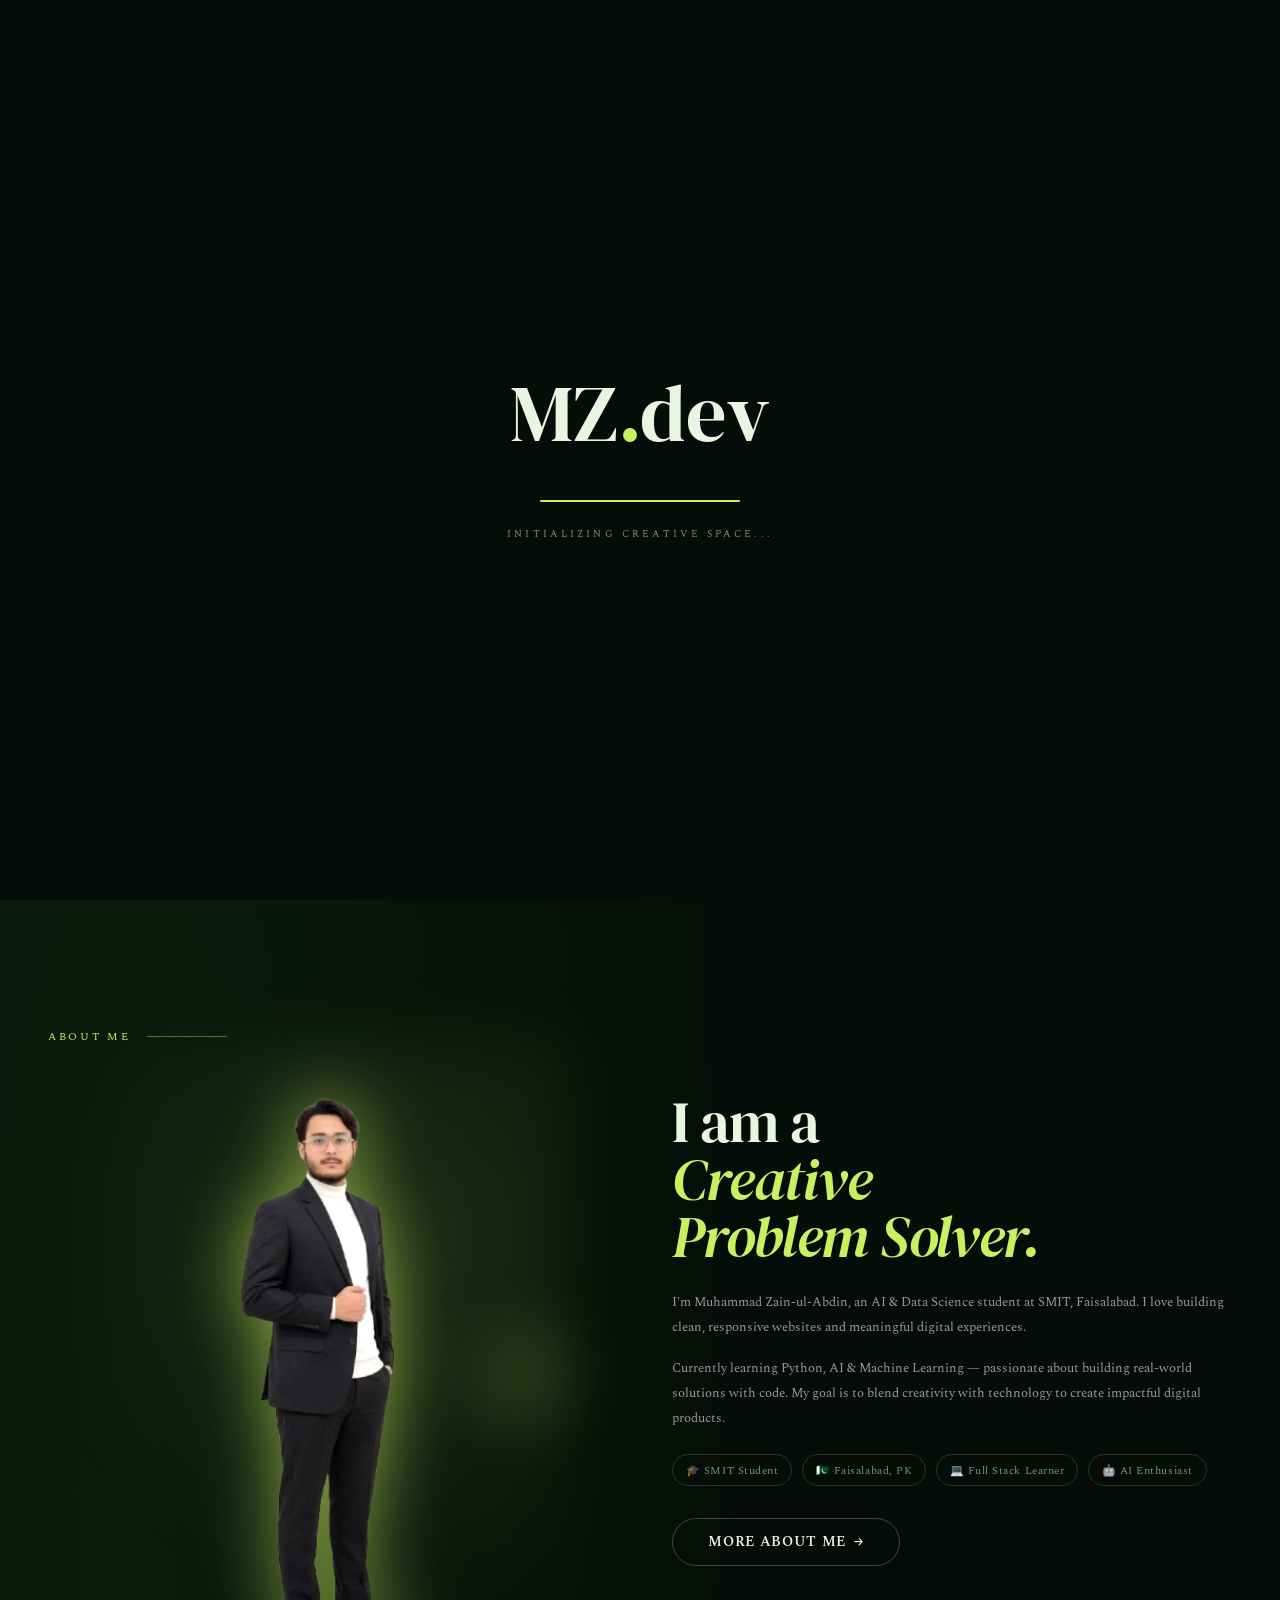
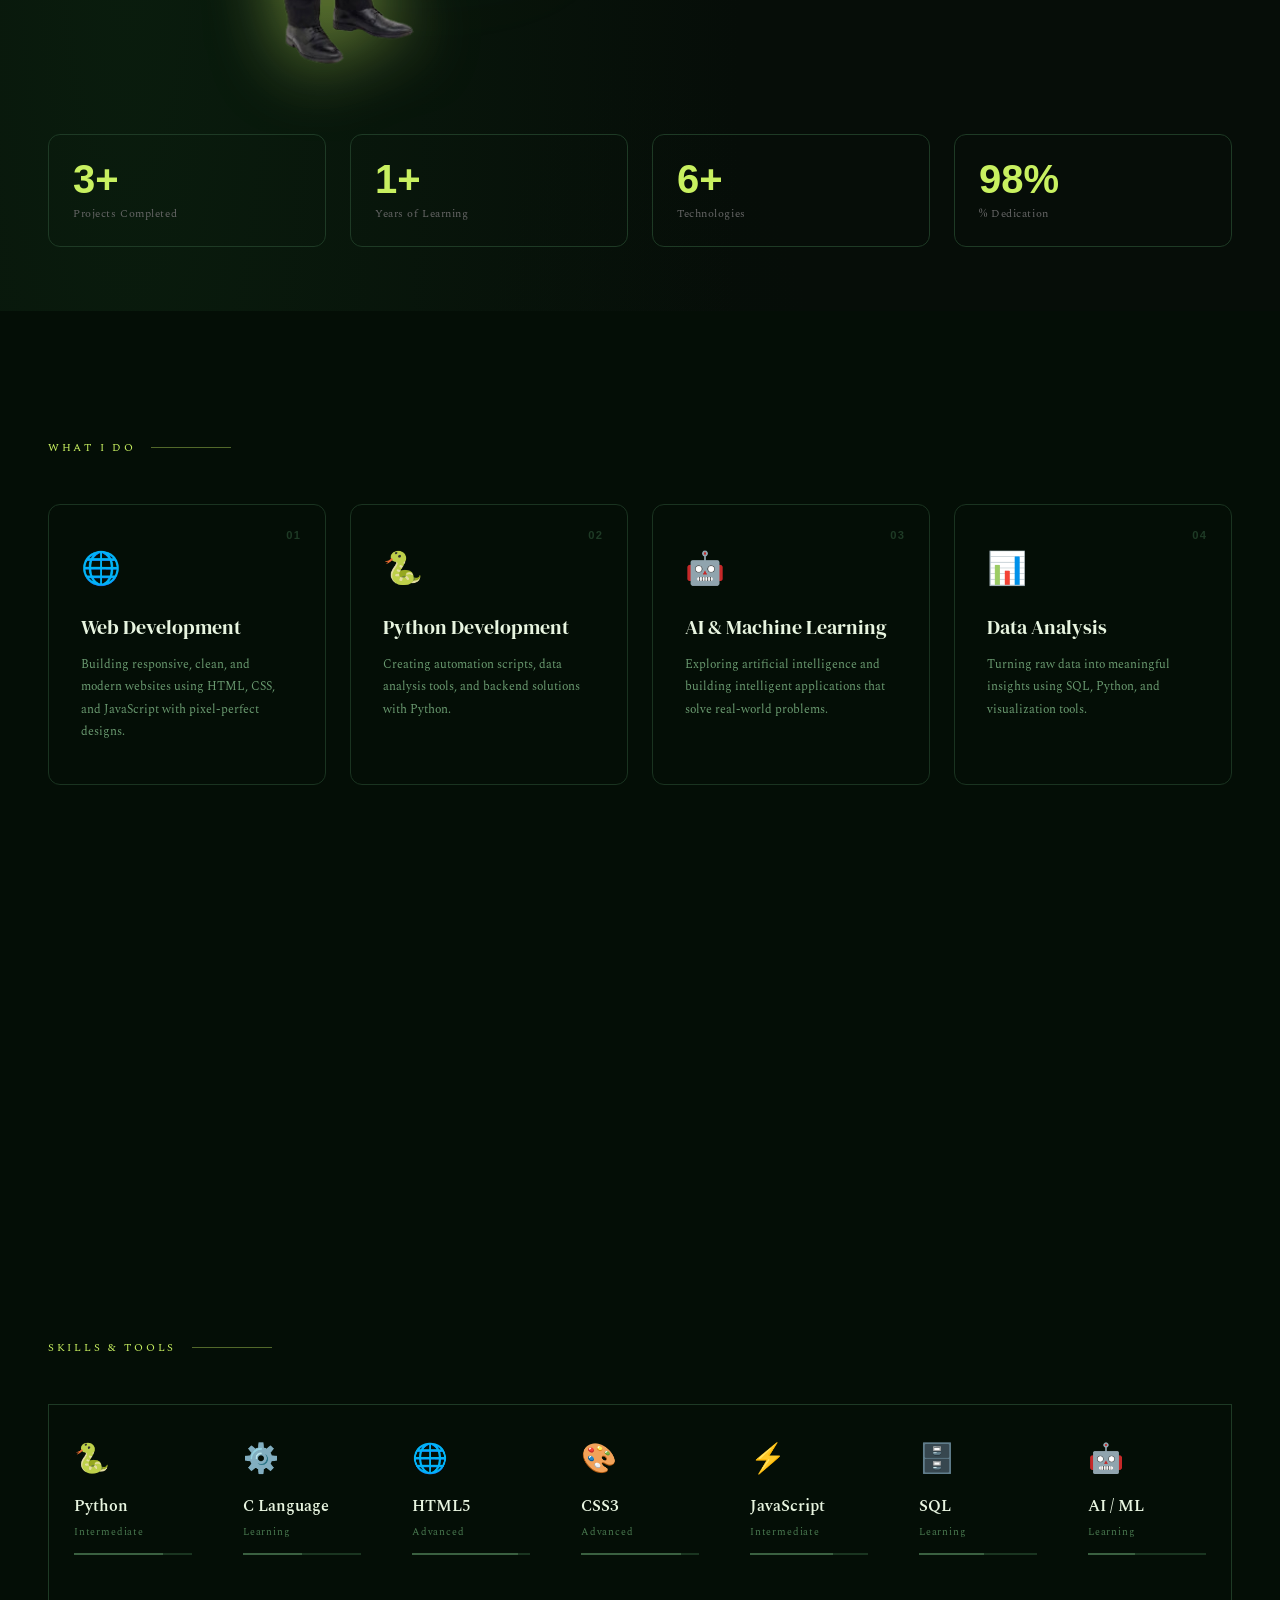
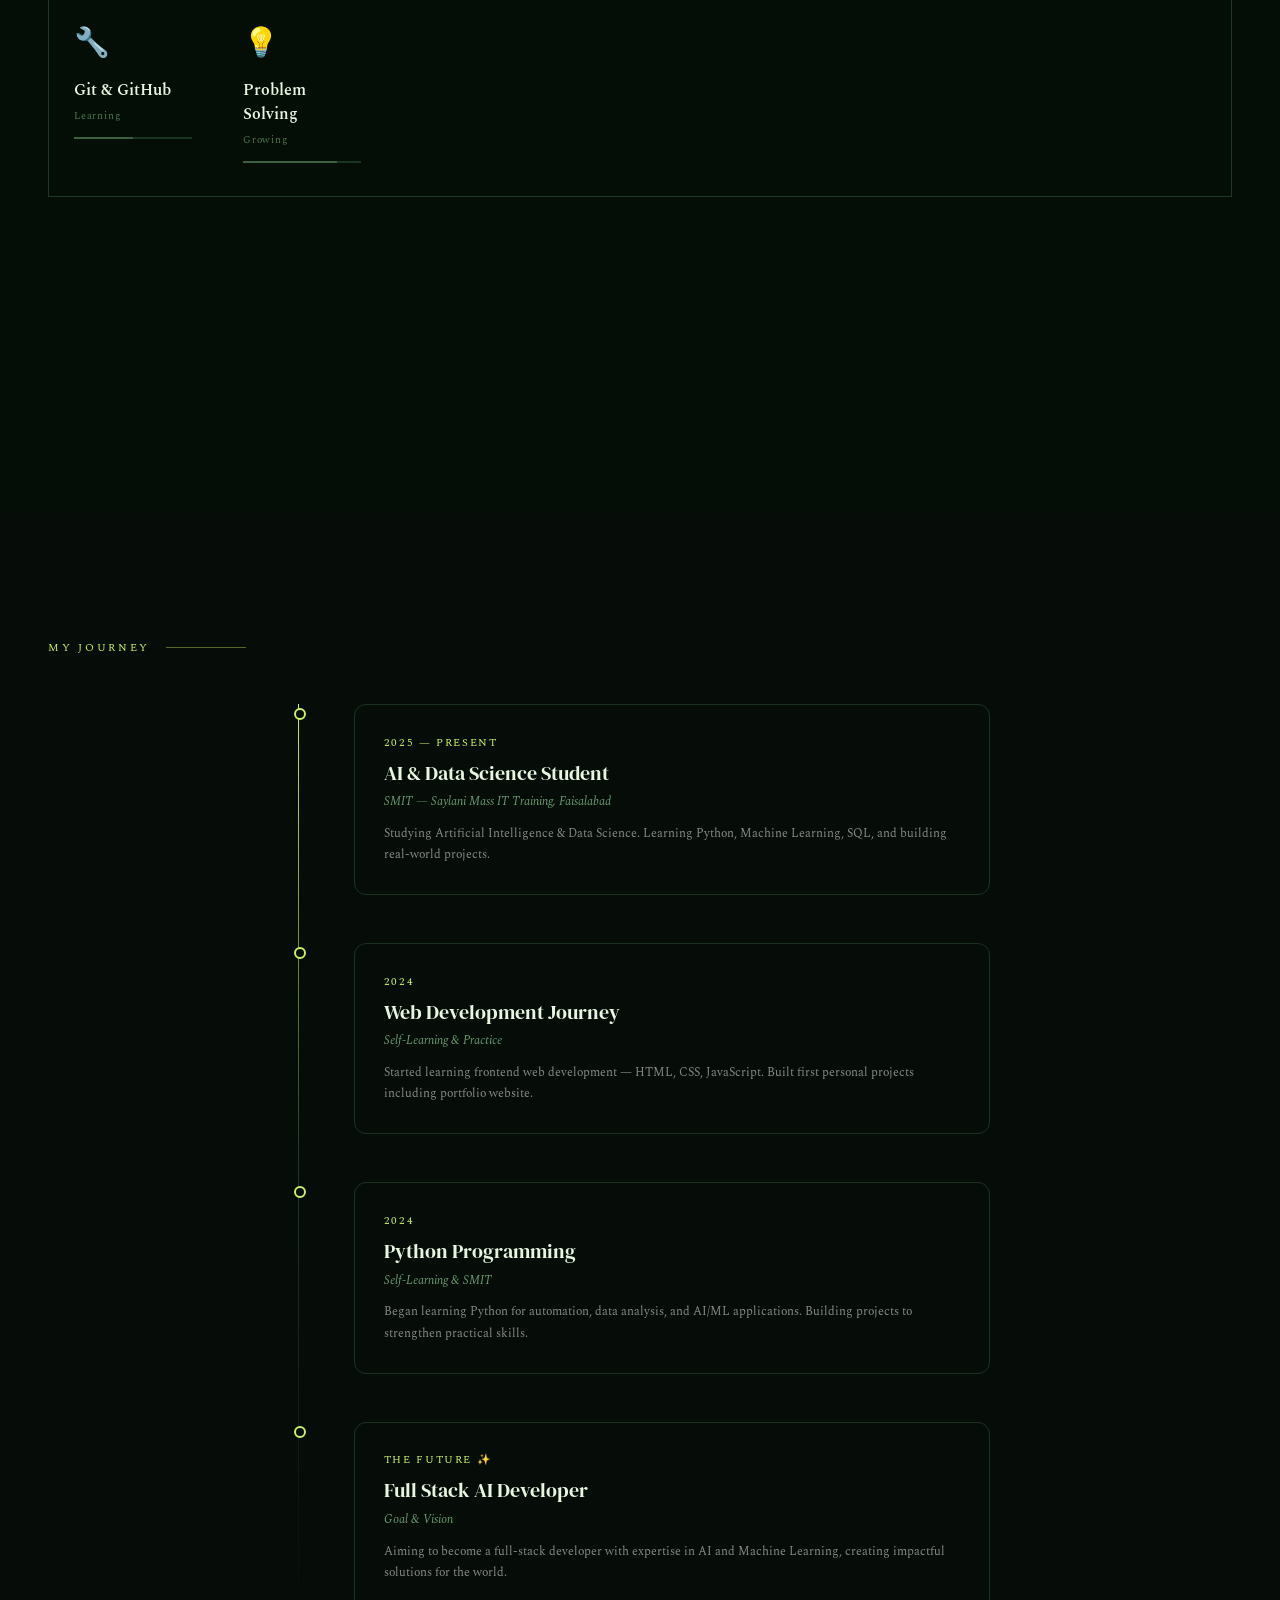
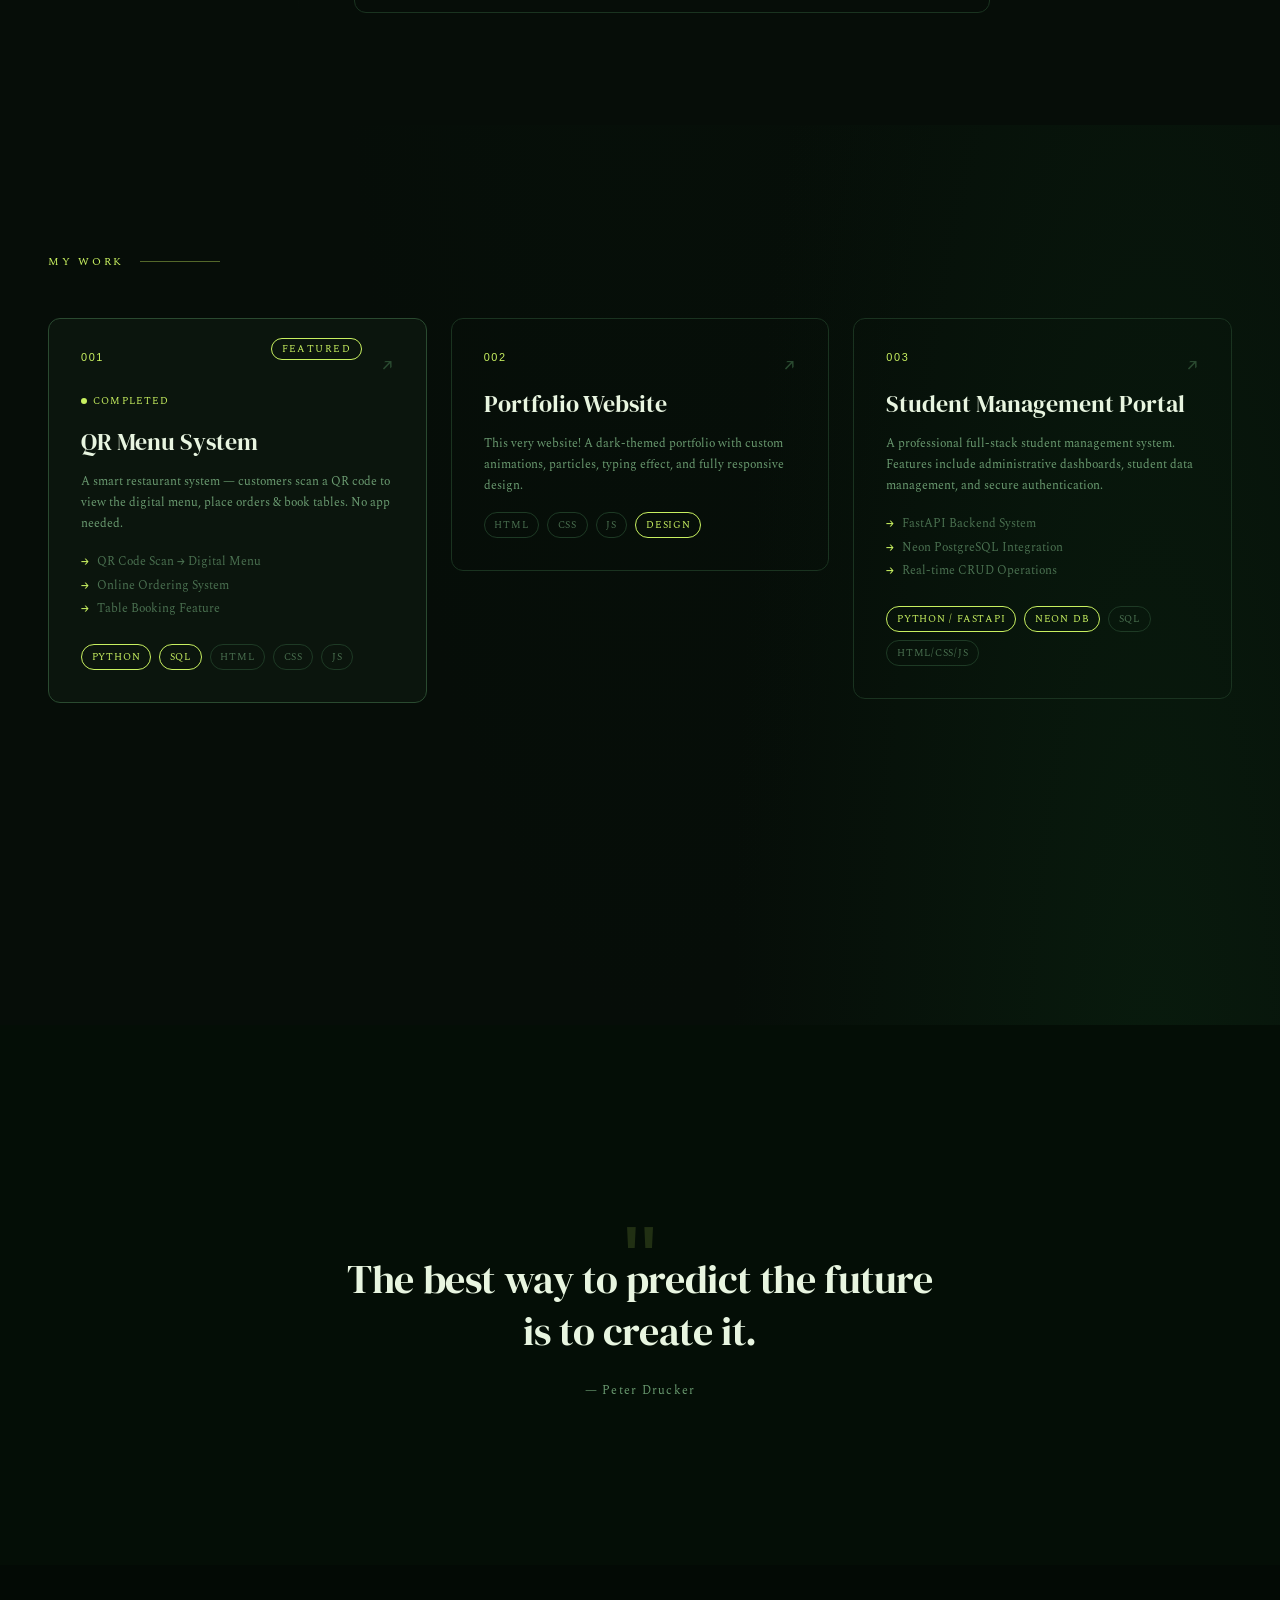
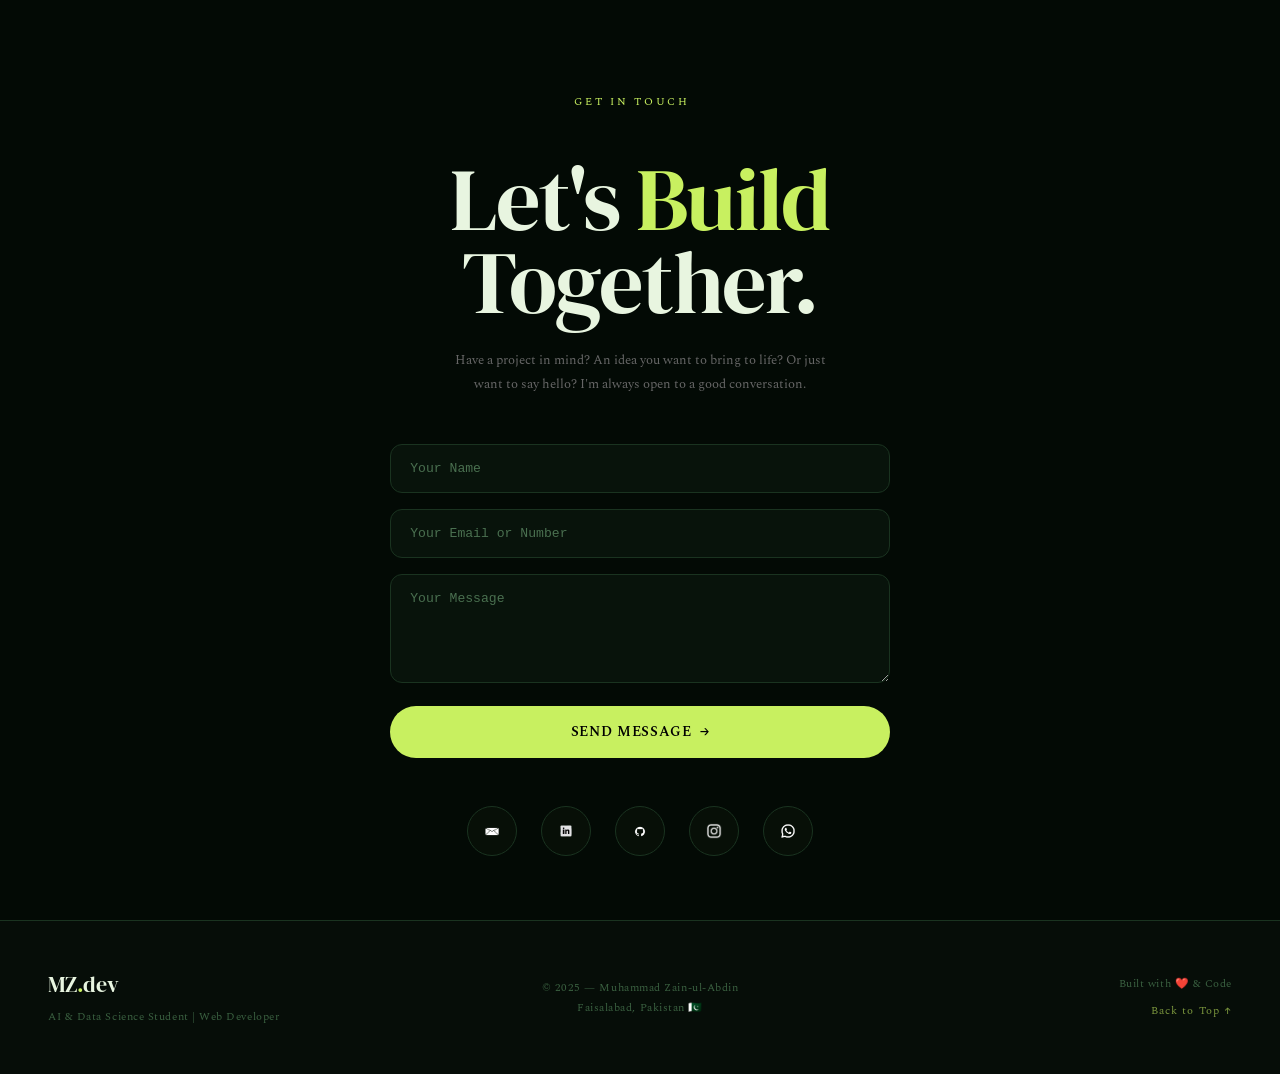
<file: index.html>
<!DOCTYPE html>
<html lang="en">

<head>
  <meta charset="UTF-8" />
  <meta name="viewport" content="width=device-width, initial-scale=1.0" />
  <title>Muhammad Zain-ul-Abdin — AI & Web Developer Portfolio</title>

  <!-- SEO Meta Tags -->
  <meta name="description"
    content="Muhammad Zain-ul-Abdin — AI & Data Science student at SMIT Faisalabad. Passionate web developer skilled in Python, HTML, CSS, JavaScript. View my projects and get in touch." />
  <meta name="keywords"
    content="Muhammad Zain-ul-Abdin, portfolio, web developer, Python, AI, Data Science, SMIT Faisalabad, frontend developer" />
  <meta name="author" content="Muhammad Zain-ul-Abdin" />

  <!-- Open Graph / Social Media -->
  <meta property="og:title" content="Muhammad Zain-ul-Abdin — Portfolio" />
  <meta property="og:description"
    content="AI & Data Science student crafting beautiful web experiences. Python, HTML, CSS & JavaScript developer." />
  <meta property="og:type" content="website" />

  <!-- Favicon -->
  <link rel="icon"
    href="data:image/svg+xml,<svg xmlns='http://www.w3.org/2000/svg' viewBox='0 0 100 100'><rect width='100' height='100' rx='20' fill='%230b150d'/><text x='50%25' y='50%25' dominant-baseline='middle' text-anchor='middle' font-family='serif' font-weight='bold' font-size='50' fill='%23c8f060'>MZ</text><text x='50%25' y='80%25' dominant-baseline='middle' text-anchor='middle' font-family='serif' font-weight='bold' font-size='20' fill='%23c8f060'>.DEV</text></svg>" />

  <!-- Google Fonts -->
  <link rel="preconnect" href="https://fonts.googleapis.com" />
  <link rel="preconnect" href="https://fonts.gstatic.com" crossorigin />
  <link
    href="https://fonts.googleapis.com/css2?family=DM+Serif+Display:ital@0;1&family=Spectral:ital,wght@0,300;0,400;0,500;0,600;0,700;0,800;1,300;1,400;1,500;1,600;1,700;1,800&family=Instrument+Serif:ital@0;1&display=swap"
    rel="stylesheet" />

  <!-- Our CSS file -->
  <link rel="stylesheet" href="assets/css/style.css" />
</head>

<body>

  <!-- Preloader / Starting Page -->
  <div id="preloader">
    <div class="preloader-content reveal">
      <div class="preloader-logo">MZ<span>.</span>dev</div>
      <div class="preloader-progress">
        <div class="preloader-progress-bar"></div>
      </div>
      <div class="preloader-text">Initializing Creative Space...</div>
    </div>
  </div>


  <!-- Custom cursor elements (controlled by JS) -->
  <div class="cursor" id="cursor"></div>
  <div class="cursor-ring" id="cursorRing"></div>

  <!-- Floating particles background -->
  <div class="particles" id="particles"></div>

  <!-- Scroll to top button -->
  <button class="scroll-top" id="scrollTopBtn" aria-label="Scroll to top">
    <svg width="20" height="20" viewBox="0 0 24 24" fill="none" stroke="currentColor" stroke-width="2.5">
      <path d="M18 15l-6-6-6 6" />
    </svg>
  </button>


  <!-- ======== NAVBAR ======== -->
  <nav id="navbar">
    <div class="logo">MZ<span>.</span>dev</div>

    <!-- Hamburger for mobile -->
    <button class="hamburger" id="hamburger" aria-label="Toggle menu">
      <span></span>
      <span></span>
      <span></span>
    </button>

    <ul id="navMenu">
      <li><a href="#hero" data-text="Home">Home</a></li>
      <li><a href="#about" data-text="About">About</a></li>
      <li><a href="#services" data-text="Services">Services</a></li>
      <li><a href="#skills" data-text="Skills">Skills</a></li>
      <li><a href="#experience" data-text="Journey">Journey</a></li>
      <li><a href="#projects" data-text="Projects">Projects</a></li>
      <li><a href="#contact" data-text="Contact">Contact</a></li>
    </ul>
  </nav>


  <!-- ======== HERO SECTION ======== -->
  <section id="hero">
    <div class="hero-glow"></div>

    <p class="hero-tag">— Available for Work</p>

    <h1>
      Muhammad<br>
      <em>Zain-Ul-Abdin.</em>
    </h1>

    <div class="hero-role">
      <span class="role-prefix">&gt; </span>
      <span class="typing-text" id="typingText"></span>
      <span class="typing-cursor">|</span>
    </div>

    <p class="hero-sub">
      I craft web experiences that are not just beautiful — but functional.
      Python, HTML, CSS &amp; JavaScript are my tools of choice.
    </p>

    <div class="hero-cta">
      <a href="#projects" class="btn" id="heroWorkBtn">
        <span class="btn-text">View My Work</span>
        <span class="btn-icon">→</span>
      </a>
      <a href="#contact" class="btn btn-outline" id="heroContactBtn">
        <span class="btn-text">Get In Touch</span>
      </a>
      <a href="assets/docs/Muhammad_Zain_CV.docx" download class="btn btn-outline" id="heroResumeBtn"
        title="Download CV">
        <span class="btn-text">Download CV</span>
        <span class="btn-icon">📄</span>
      </a>
    </div>

    <!-- Scroll indicator -->
    <div class="scroll-indicator">
      <div class="scroll-line"></div>
      <span>Scroll</span>
    </div>
  </section>


  <!-- ======== ABOUT SECTION ======== -->
  <section id="about">
    <div class="section-label reveal">About Me</div>

    <div class="about-grid">

      <!-- Left: Image -->
      <div class="about-image-container reveal">
        <div class="about-standing-wrapper">
          <img src="assets/img/052e8278-783c-47f2-a30e-d89bef37d02d-removebg-preview.png" alt="Muhammad Zain-ul-Abdin"
            class="about-main-img">
          <div class="about-side-light"></div>
        </div>
      </div>

      <!-- Right: Text -->
      <div class="about-text reveal">
        <h2>I am a<br><em style="color:var(--accent)">Creative<br>Problem Solver.</em></h2>
        <p>
          I'm Muhammad Zain-ul-Abdin, an AI &amp; Data Science student at SMIT,
          Faisalabad. I love building clean, responsive websites and meaningful
          digital experiences.
        </p>
        <p>
          Currently learning Python, AI &amp; Machine Learning — passionate about
          building real-world solutions with code. My goal is to blend creativity
          with technology to create impactful digital products.
        </p>
        <div class="about-badges">
          <span class="about-badge">🎓 SMIT Student</span>
          <span class="about-badge">🇵🇰 Faisalabad, PK</span>
          <span class="about-badge">💻 Full Stack Learner</span>
          <span class="about-badge">🤖 AI Enthusiast</span>
        </div>

        <div class="about-cta reveal" style="margin-top: 2rem;">
          <a href="about-details.html" class="btn btn-outline" id="moreAboutBtn">
            <span class="btn-text">More About Me</span>
            <span class="btn-icon">→</span>
          </a>
        </div>

      </div>

    </div>

    <!-- Stats row below -->
    <div class="stats reveal">
      <div class="stat">
        <div class="stat-num" data-target="3">3+</div>
        <div class="stat-label">Projects Completed</div>
      </div>
      <div class="stat">
        <div class="stat-num" data-target="1">1+</div>
        <div class="stat-label">Years of Learning</div>
      </div>
      <div class="stat">
        <div class="stat-num" data-target="6">6+</div>
        <div class="stat-label">Technologies</div>
      </div>
      <div class="stat">
        <div class="stat-num" data-target="100">100</div>
        <div class="stat-label">% Dedication</div>
      </div>
    </div>
  </section>


  <!-- ======== SERVICES SECTION ======== -->
  <section id="services">
    <div class="section-label reveal">What I Do</div>

    <div class="services-grid">

      <div class="service-card reveal">
        <div class="service-icon">🌐</div>
        <div class="service-number">01</div>
        <h3>Web Development</h3>
        <p>Building responsive, clean, and modern websites using HTML, CSS, and JavaScript with pixel-perfect designs.
        </p>
      </div>

      <div class="service-card reveal">
        <div class="service-icon">🐍</div>
        <div class="service-number">02</div>
        <h3>Python Development</h3>
        <p>Creating automation scripts, data analysis tools, and backend solutions with Python.</p>
      </div>

      <div class="service-card reveal">
        <div class="service-icon">🤖</div>
        <div class="service-number">03</div>
        <h3>AI & Machine Learning</h3>
        <p>Exploring artificial intelligence and building intelligent applications that solve real-world problems.</p>
      </div>

      <div class="service-card reveal">
        <div class="service-icon">📊</div>
        <div class="service-number">04</div>
        <h3>Data Analysis</h3>
        <p>Turning raw data into meaningful insights using SQL, Python, and visualization tools.</p>
      </div>

    </div>
  </section>


  <!-- ======== SKILLS SECTION ======== -->
  <section id="skills">
    <div class="section-label reveal">Skills &amp; Tools</div>

    <div class="skills-grid reveal">

      <div class="skill-item">
        <div class="skill-icon">🐍</div>
        <div class="skill-name">Python</div>
        <div class="skill-level">Intermediate</div>
        <div class="skill-bar">
          <div class="skill-bar-fill" style="width: 75%"></div>
        </div>
      </div>

      <div class="skill-item">
        <div class="skill-icon">⚙️</div>
        <div class="skill-name">C Language</div>
        <div class="skill-level">Learning</div>
        <div class="skill-bar">
          <div class="skill-bar-fill" style="width: 50%"></div>
        </div>
      </div>

      <div class="skill-item">
        <div class="skill-icon">🌐</div>
        <div class="skill-name">HTML5</div>
        <div class="skill-level">Advanced</div>
        <div class="skill-bar">
          <div class="skill-bar-fill" style="width: 90%"></div>
        </div>
      </div>

      <div class="skill-item">
        <div class="skill-icon">🎨</div>
        <div class="skill-name">CSS3</div>
        <div class="skill-level">Advanced</div>
        <div class="skill-bar">
          <div class="skill-bar-fill" style="width: 85%"></div>
        </div>
      </div>

      <div class="skill-item">
        <div class="skill-icon">⚡</div>
        <div class="skill-name">JavaScript</div>
        <div class="skill-level">Intermediate</div>
        <div class="skill-bar">
          <div class="skill-bar-fill" style="width: 70%"></div>
        </div>
      </div>

      <div class="skill-item">
        <div class="skill-icon">🗄️</div>
        <div class="skill-name">SQL</div>
        <div class="skill-level">Learning</div>
        <div class="skill-bar">
          <div class="skill-bar-fill" style="width: 55%"></div>
        </div>
      </div>

      <div class="skill-item">
        <div class="skill-icon">🤖</div>
        <div class="skill-name">AI / ML</div>
        <div class="skill-level">Learning</div>
        <div class="skill-bar">
          <div class="skill-bar-fill" style="width: 40%"></div>
        </div>
      </div>

      <div class="skill-item">
        <div class="skill-icon">🔧</div>
        <div class="skill-name">Git & GitHub</div>
        <div class="skill-level">Learning</div>
        <div class="skill-bar">
          <div class="skill-bar-fill" style="width: 50%"></div>
        </div>
      </div>

      <div class="skill-item">
        <div class="skill-icon">💡</div>
        <div class="skill-name">Problem Solving</div>
        <div class="skill-level">Growing</div>
        <div class="skill-bar">
          <div class="skill-bar-fill" style="width: 80%"></div>
        </div>
      </div>

    </div>
  </section>


  <!-- ======== EXPERIENCE / JOURNEY SECTION ======== -->
  <section id="experience">
    <div class="section-label reveal">My Journey</div>

    <div class="timeline">

      <div class="timeline-item reveal">
        <div class="timeline-dot"></div>
        <div class="timeline-content">
          <div class="timeline-date">2025 — Present</div>
          <h3>AI & Data Science Student</h3>
          <p class="timeline-place">SMIT — Saylani Mass IT Training, Faisalabad</p>
          <p>Studying Artificial Intelligence & Data Science. Learning Python, Machine Learning, SQL, and building
            real-world projects.</p>
        </div>
      </div>

      <div class="timeline-item reveal">
        <div class="timeline-dot"></div>
        <div class="timeline-content">
          <div class="timeline-date">2024</div>
          <h3>Web Development Journey</h3>
          <p class="timeline-place">Self-Learning & Practice</p>
          <p>Started learning frontend web development — HTML, CSS, JavaScript. Built first personal projects including
            portfolio website.</p>
        </div>
      </div>

      <div class="timeline-item reveal">
        <div class="timeline-dot"></div>
        <div class="timeline-content">
          <div class="timeline-date">2024</div>
          <h3>Python Programming</h3>
          <p class="timeline-place">Self-Learning & SMIT</p>
          <p>Began learning Python for automation, data analysis, and AI/ML applications. Building projects to
            strengthen practical skills.</p>
        </div>
      </div>

      <div class="timeline-item reveal">
        <div class="timeline-dot"></div>
        <div class="timeline-content">
          <div class="timeline-date">The Future ✨</div>
          <h3>Full Stack AI Developer</h3>
          <p class="timeline-place">Goal & Vision</p>
          <p>Aiming to become a full-stack developer with expertise in AI and Machine Learning, creating impactful
            solutions for the world.</p>
        </div>
      </div>

    </div>
  </section>


  <!-- ======== PROJECTS SECTION ======== -->
  <section id="projects">
    <div class="section-label reveal">My Work</div>

    <div class="projects-grid">

      <!-- Project 1: Featured + WIP -->
      <a href="https://github.com/zaini12121/spice-garden-restaurant" target="_blank" rel="noopener"
        class="project-card-link">
        <div class="project-card featured reveal">
          <div class="project-num">001</div>
          <div class="project-arrow">↗</div>
          <span class="featured-badge">FEATURED</span>

          <div class="completed-badge">
            <span class="completed-dot"></span> COMPLETED
          </div>

          <div class="project-title">QR Menu System</div>
          <div class="project-desc">
            A smart restaurant system — customers scan a QR code to view the
            digital menu, place orders &amp; book tables. No app needed.
          </div>

          <div class="project-features">
            <div class="feature">QR Code Scan → Digital Menu</div>
            <div class="feature">Online Ordering System</div>
            <div class="feature">Table Booking Feature</div>
          </div>

          <div class="project-tags">
            <span class="tag highlight">Python</span>
            <span class="tag highlight">SQL</span>
            <span class="tag">HTML</span>
            <span class="tag">CSS</span>
            <span class="tag">JS</span>
          </div>
        </div>
      </a>

      <!-- Project 2: This Portfolio -->
      <a href="https://github.com/zaini12121/portfolio" target="_blank" rel="noopener" class="project-card-link">
        <div class="project-card reveal">
          <div class="project-num">002</div>
          <div class="project-arrow">↗</div>
          <div class="project-title">Portfolio Website</div>
          <div class="project-desc">
            This very website! A dark-themed portfolio with custom animations,
            particles, typing effect, and fully responsive design.
          </div>
          <div class="project-tags">
            <span class="tag">HTML</span>
            <span class="tag">CSS</span>
            <span class="tag">JS</span>
            <span class="tag highlight">Design</span>
          </div>
        </div>
      </a>

      <!-- Project 3: Student Portal (Full Stack) -->
      <a href="https://github.com/zaini12121/student_-portal" target="_blank" rel="noopener" class="project-card-link">
        <div class="project-card reveal">
          <div class="project-num">003</div>
          <div class="project-arrow">↗</div>
          <div class="project-title">Student Management Portal</div>
          <div class="project-desc">
            A professional full-stack student management system. Features include
            administrative dashboards, student data management, and secure authentication.
          </div>
          <div class="project-features">
            <div class="feature">FastAPI Backend System</div>
            <div class="feature">Neon PostgreSQL Integration</div>
            <div class="feature">Real-time CRUD Operations</div>
          </div>
          <div class="project-tags">
            <span class="tag highlight">Python / FastAPI</span>
            <span class="tag highlight">Neon DB</span>
            <span class="tag">SQL</span>
            <span class="tag">HTML/CSS/JS</span>
          </div>
        </div>
      </a>


    </div>
  </section>


  <!-- ======== TESTIMONIALS / QUOTE SECTION ======== -->
  <section id="testimonials">
    <div class="quote-section reveal">
      <div class="quote-icon">"</div>
      <blockquote>
        The best way to predict the future is to create it.
      </blockquote>
      <cite>— Peter Drucker</cite>
    </div>
  </section>


  <!-- ======== CONTACT SECTION ======== -->
  <section id="contact">
    <div class="section-label reveal" style="justify-content: center">Get In Touch</div>

    <h2 class="reveal">Let's <em>Build</em><br>Together.</h2>

    <p class="reveal">
      Have a project in mind? An idea you want to bring to life?
      Or just want to say hello? I'm always open to a good conversation.
    </p>

    <!-- Contact Form -->
    <form class="contact-form reveal" id="contactForm" action="https://formsubmit.co/ajax/zzawar521@gmail.com"
      method="POST">
      <!-- FormSubmit config -->
      <input type="hidden" name="_subject" value="New Portfolio Contact!" />
      <input type="hidden" name="_captcha" value="false" />
      <input type="hidden" name="_template" value="table" />

      <div class="form-group">
        <input type="text" name="name" id="formName" placeholder="Your Name" required autocomplete="name" />
      </div>
      <div class="form-group">
        <input type="text" name="email" id="formEmail" placeholder="Your Email or Number" required />
      </div>
      <div class="form-group">
        <textarea name="message" id="formMessage" placeholder="Your Message" rows="5" required></textarea>
      </div>
      <button type="submit" class="btn form-submit-btn" id="formSubmitBtn">
        <span class="btn-text">Send Message</span>
        <span class="btn-icon">→</span>
      </button>
    </form>

    <!-- Social Links -->
    <div class="contact-links reveal">
      <a class="contact-link" href="mailto:zzawar521@gmail.com" id="emailLink" title="Email">
        <span class="contact-link-icon"><img src="assets/img/icon-email.png" alt="Email"></span>
      </a>
      <a class="contact-link" href="https://www.linkedin.com/in/zain-ul-abdin-281985378" target="_blank" rel="noopener"
        id="linkedinLink" title="LinkedIn">
        <span class="contact-link-icon"><img src="assets/img/icon-linkedin.png" alt="LinkedIn"></span>
      </a>
      <a class="contact-link" href="https://github.com/zaini12121" target="_blank" rel="noopener" id="githubLink"
        title="GitHub">
        <span class="contact-link-icon"><img src="assets/img/icon-github.png" alt="GitHub"></span>
      </a>
      <a class="contact-link" href="https://instagram.com/mz.dev2026" target="_blank" rel="noopener" id="instagramLink"
        title="Instagram">
        <span class="contact-link-icon"><img src="assets/img/icon-instagram.png" alt="Instagram"></span>
      </a>
      <a class="contact-link" href="https://wa.me/923269656457" target="_blank" rel="noopener" id="whatsappLink"
        title="WhatsApp">
        <span class="contact-link-icon"><img src="assets/img/icon-whatsapp.png" alt="WhatsApp"></span>
      </a>
    </div>
  </section>


  <!-- ======== FOOTER ======== -->
  <footer>
    <div class="footer-content">
      <div class="footer-left">
        <div class="footer-logo">MZ<span>.</span>dev</div>
        <p>AI & Data Science Student | Web Developer</p>
      </div>
      <div class="footer-center">
        <p>© 2025 — Muhammad Zain-ul-Abdin</p>
        <p>Faisalabad, Pakistan 🇵🇰</p>
      </div>
      <div class="footer-right">
        <p>Built with ❤️ &amp; Code</p>
        <a href="#hero" class="footer-top-link">Back to Top ↑</a>
      </div>
    </div>
  </footer>


  <!-- Our JS file — loaded at the end so HTML is ready first -->
  <script src="assets/js/main.js"></script>

</body>

</html>
</file>
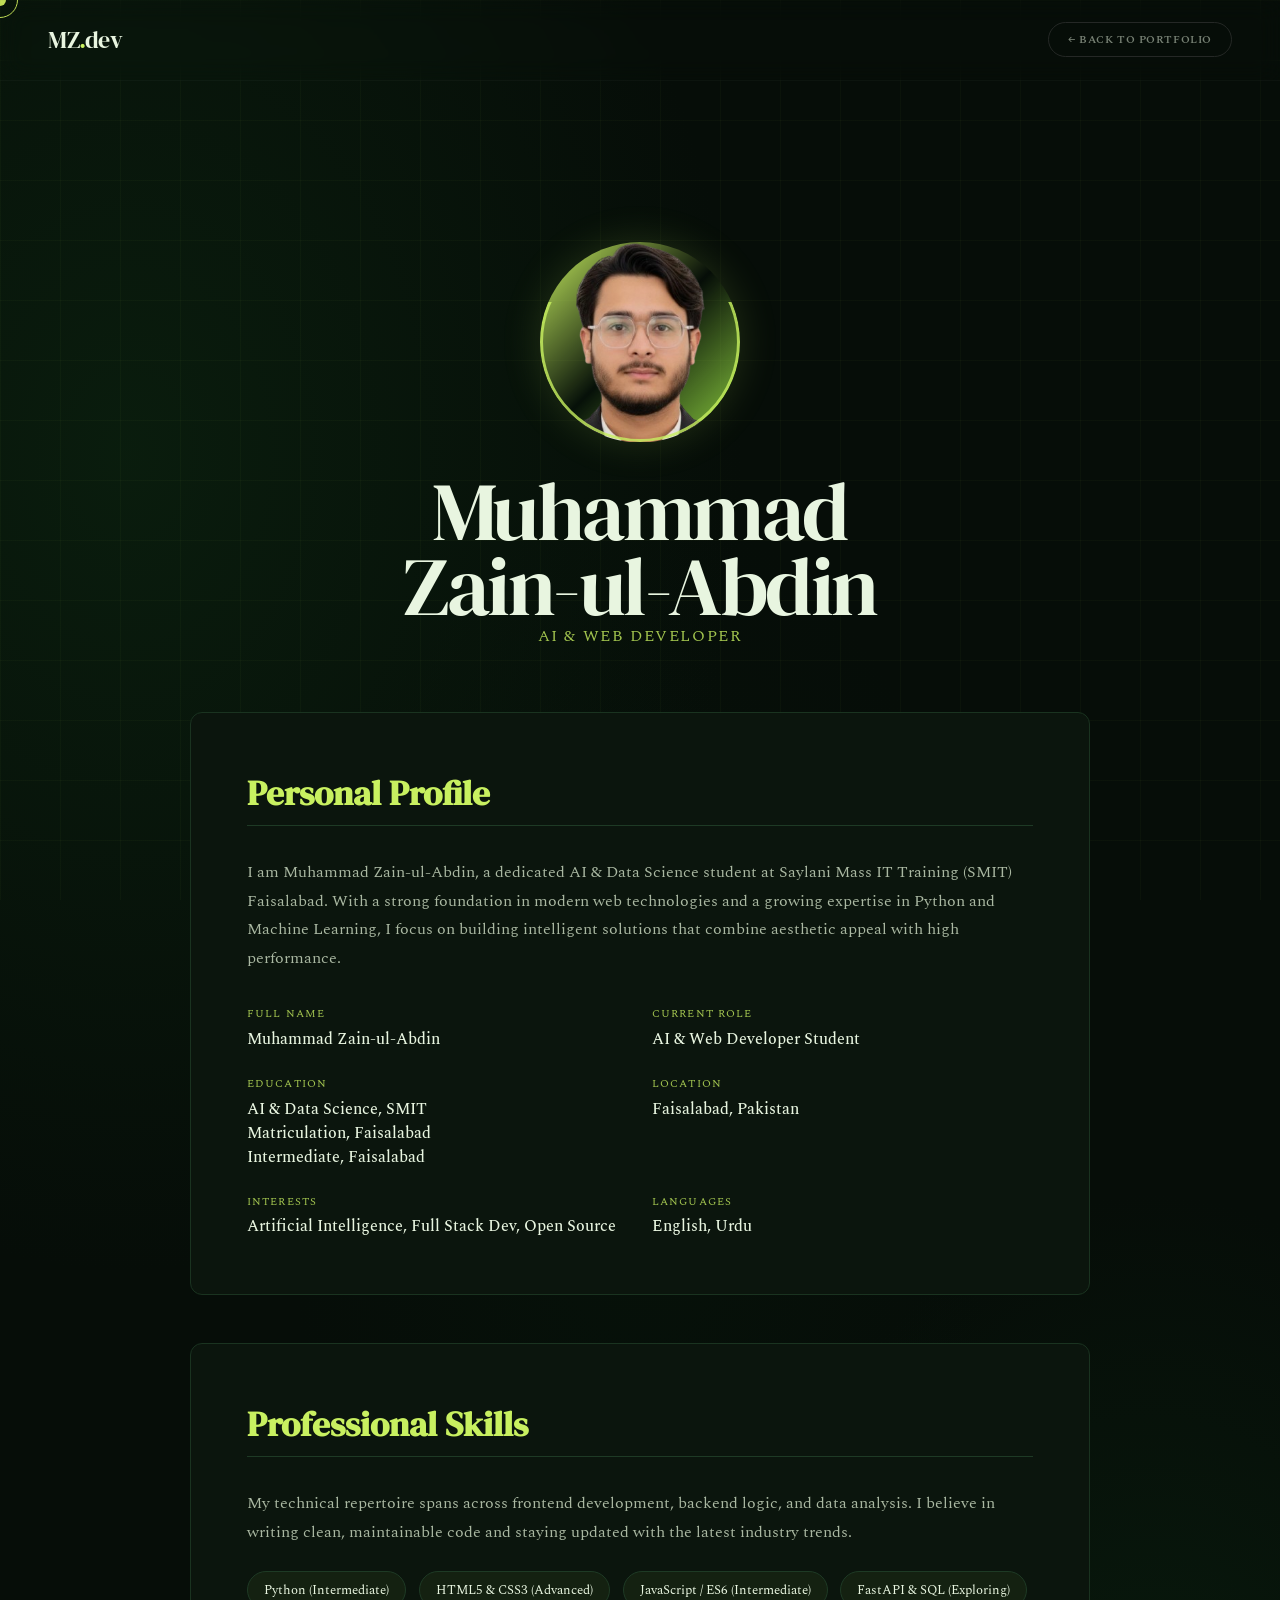
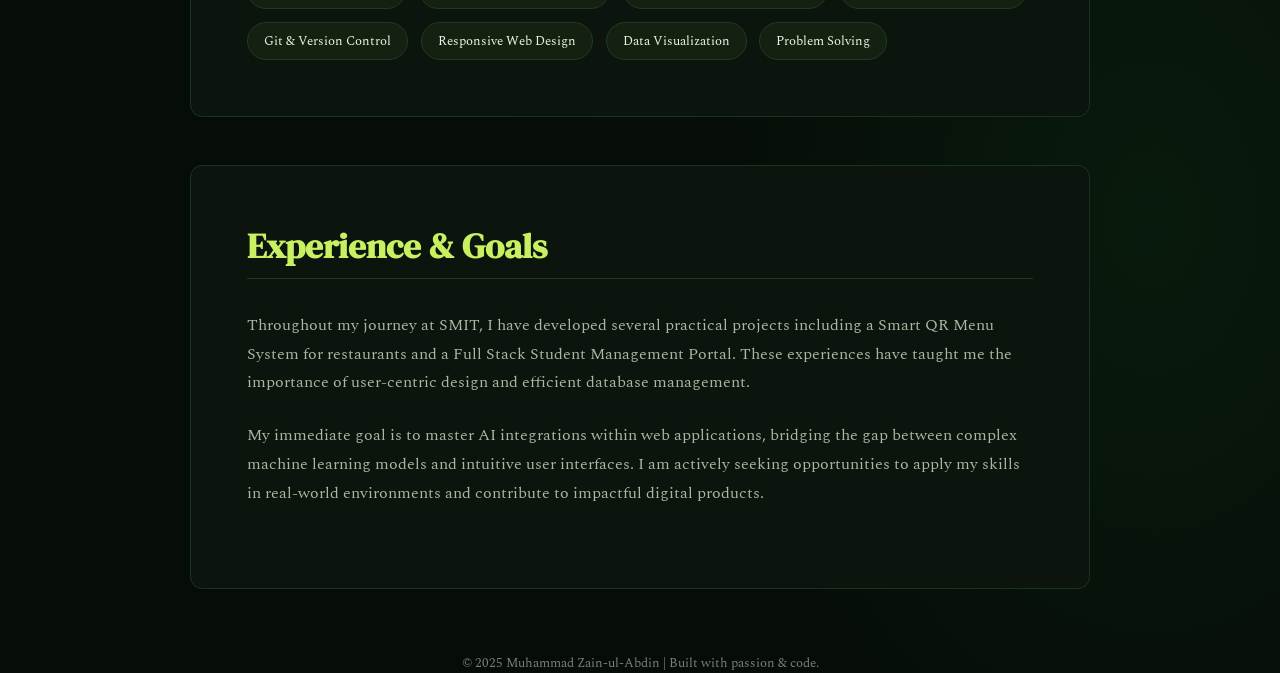
<file: about-details.html>
<!DOCTYPE html>
<html lang="en">

<head>
  <meta charset="UTF-8" />
  <meta name="viewport" content="width=device-width, initial-scale=1.0" />
  <title>About Muhammad Zain-ul-Abdin — Detailed Profile</title>

  <!-- Google Fonts -->
  <link rel="preconnect" href="https://fonts.googleapis.com" />
  <link rel="preconnect" href="https://fonts.gstatic.com" crossorigin />
  <link
    href="https://fonts.googleapis.com/css2?family=DM+Serif+Display:ital@0;1&family=Spectral:ital,wght@0,300;0,400;0,500;0,600;0,700;0,800;1,300;1,400;1,500;1,600;1,700;1,800&family=Instrument+Serif:ital@0;1&display=swap"
    rel="stylesheet" />

  <!-- Favicon -->
  <link rel="icon"
    href="data:image/svg+xml,<svg xmlns='http://www.w3.org/2000/svg' viewBox='0 0 100 100'><rect width='100' height='100' rx='20' fill='%230b150d'/><text x='50%25' y='50%25' dominant-baseline='middle' text-anchor='middle' font-family='serif' font-weight='bold' font-size='50' fill='%23c8f060'>MZ</text><text x='50%25' y='80%25' dominant-baseline='middle' text-anchor='middle' font-family='serif' font-weight='bold' font-size='20' fill='%23c8f060'>.DEV</text></svg>" />

  <!-- Our CSS file -->
  <link rel="stylesheet" href="assets/css/style.css" />

  <style>
    .details-page {
      padding-top: 12rem;
      max-width: 900px;
      margin: 0 auto;
    }

    .back-btn {
      margin-bottom: 3rem;
      opacity: 0.7;
    }

    .back-btn:hover {
      opacity: 1;
    }

    .detail-header {
      display: flex;
      flex-direction: column;
      align-items: center;
      margin-bottom: 4rem;
      text-align: center;
    }

    .detail-img-container {
      position: relative;
      width: 250px;
      height: 250px;
      margin-bottom: 2rem;
      display: flex;
      align-items: center;
      justify-content: center;
    }

    /* the frame circle background */
    .detail-frame {
      position: absolute;
      bottom: 0;
      left: 50%;
      transform: translateX(-50%);
      width: 200px;
      height: 200px;
      border-radius: 50%;
      background: linear-gradient(135deg, var(--accent) 0%, transparent 50%, var(--accent2) 100%);
      box-shadow: 0 0 40px rgba(200, 240, 96, 0.15);
      z-index: 1;
      transition: all 0.5s cubic-bezier(0.23, 1, 0.32, 1);
    }

    /* Wrapper that handles the "Pop Out" masking, locked to the frame circle */
    .detail-img-mask-wrapper {
      position: absolute;
      bottom: 0px;
      width: 350px;
      /* Widened to allow full horizontal pop-out unclipped */
      left: 50%;
      transform: translateX(-50%);
      height: 350px;
      /* tall enough for full pop out */
      z-index: 2;
      pointer-events: none;
      display: flex;
      justify-content: center;
      align-items: flex-end;

      /* Fixed mask: Top rectangle, Bottom circle centered at y=250px */
      -webkit-mask-image: radial-gradient(circle at 50% 250px, black 100px, transparent 101px),
        linear-gradient(to bottom, black 250px, transparent 250px);
      mask-image: radial-gradient(circle at 50% 250px, black 100px, transparent 101px),
        linear-gradient(to bottom, black 250px, transparent 250px);
      -webkit-mask-composite: source-over;
      mask-composite: add;
    }

    .detail-img {
      width: 270px;
      height: auto;
      object-fit: contain;
      position: absolute;
      bottom: -45px;
      /* Shifting down to fix gap */
      left: 50%;
      transform: translateX(-50%);
      z-index: 3;
      transition: all 0.5s cubic-bezier(0.23, 1, 0.32, 1);
    }

    /* the border circle - shown on top of the image bottom, but clipped at top */
    .detail-img-container::after {
      content: '';
      position: absolute;
      bottom: 0;
      left: 50%;
      transform: translateX(-50%);
      width: 200px;
      height: 200px;
      border-radius: 50%;
      border: 3px solid var(--accent);
      z-index: 4;
      pointer-events: none;
      opacity: 0.8;
      transition: all 0.5s ease;
      /* Mask the border to only show the bottom 70% */
      -webkit-mask-image: linear-gradient(to top, black 70%, transparent 70%);
      mask-image: linear-gradient(to top, black 70%, transparent 70%);
    }

    .detail-img-container:hover .detail-frame {
      box-shadow: 0 0 60px rgba(200, 240, 96, 0.4);
      transform: translateX(-50%) scale(1.05);
      border-color: var(--accent);
    }

    .detail-img-container:hover .detail-img {
      filter: drop-shadow(0 0 25px rgba(200, 240, 96, 0.5)) brightness(1.1);
      transform: translateX(-50%) scale(1.08) translateY(-10px);
    }

    .detail-img-container:hover::after {
      transform: translateX(-50%) scale(1.05);
      border-width: 5px;
      opacity: 0.8;
    }

    /* This CSS creates a clip that only shows the bottom of the image when it's within the circle area */
    .detail-img {
      /* This is the best cross-browser way for the "Pop Out" effect */
      clip-path: path("M 0,50 L 260,50 L 260,260 L 0,260 Z M 130,250 a 100,100 0 1,0 0.1,0 Z");
      /* Wait, path is hard. Let's just use the fact that the image is a bust. */
      clip-path: none;
    }

    .detail-card {
      background: var(--bg-card);
      border: 1px solid var(--border);
      border-radius: var(--radius-m);
      padding: 3.5rem;
      margin-bottom: 3rem;
    }

    .detail-section h2 {
      font-family: 'DM Serif Display', serif;
      font-size: 2.2rem;
      color: var(--accent);
      margin-bottom: 2rem;
      border-bottom: 1px solid var(--muted);
      padding-bottom: 0.5rem;
    }

    .detail-section p {
      line-height: 1.8;
      margin-bottom: 1.5rem;
      color: var(--fg-dim);
    }

    .info-list {
      list-style: none;
      display: grid;
      grid-template-columns: 1fr 1fr;
      gap: 1.5rem;
      margin-top: 2rem;
    }

    .info-item {
      display: flex;
      flex-direction: column;
      gap: 0.3rem;
    }

    .info-label {
      font-size: 0.7rem;
      text-transform: uppercase;
      letter-spacing: 0.1em;
      color: var(--accent);
      opacity: 0.8;
    }

    .info-value {
      font-size: 1rem;
      font-weight: 500;
    }

    .skill-tags {
      display: flex;
      flex-wrap: wrap;
      gap: 0.8rem;
    }

    .skill-tag {
      padding: 0.5rem 1rem;
      background: rgba(200, 240, 96, 0.05);
      border: 1px solid var(--muted);
      border-radius: var(--radius);
      font-size: 0.8rem;
    }

    @media (max-width: 768px) {
      .details-page {
        padding: 8rem 1.5rem;
      }

      .detail-card {
        padding: 2rem;
      }

      .info-list {
        grid-template-columns: 1fr;
      }
    }
  </style>
</head>

<body>
  <!-- Custom cursor elements -->
  <div class="cursor" id="cursor"></div>
  <div class="cursor-ring" id="cursorRing"></div>

  <!-- Floating particles background -->
  <div class="particles" id="particles"></div>

  <nav id="navbar" class="scrolled">
    <div class="logo">MZ<span>.</span>dev</div>
    <a href="index.html" class="btn btn-outline" style="font-size: 0.7rem; padding: 0.5rem 1.2rem;">
      ← Back to Portfolio
    </a>
  </nav>

  <main class="details-page">

    <div class="detail-header reveal visible">
      <div class="detail-img-container">
        <div class="detail-frame"></div>
        <div class="detail-img-mask-wrapper">
          <img src="assets/img/1771781626831-removebg-preview.png" alt="Muhammad Zain-ul-Abdin" class="detail-img">
        </div>
      </div>
      <h1>Muhammad<br>Zain-ul-Abdin</h1>
      <p style="color: var(--accent); opacity: 0.8; letter-spacing: 0.1em; text-transform: uppercase;">AI & Web
        Developer</p>
    </div>

    <div class="detail-card reveal visible">
      <div class="detail-section">
        <h2>Personal Profile</h2>
        <p>
          I am Muhammad Zain-ul-Abdin, a dedicated AI & Data Science student at Saylani Mass IT Training (SMIT)
          Faisalabad.
          With a strong foundation in modern web technologies and a growing expertise in Python and Machine Learning,
          I focus on building intelligent solutions that combine aesthetic appeal with high performance.
        </p>

        <div class="info-list">
          <div class="info-item">
            <span class="info-label">Full Name</span>
            <span class="info-value">Muhammad Zain-ul-Abdin</span>
          </div>
          <div class="info-item">
            <span class="info-label">Current Role</span>
            <span class="info-value">AI & Web Developer Student</span>
          </div>
          <div class="info-item">
            <span class="info-label">Education</span>
            <span class="info-value">AI & Data Science, SMIT<br>Matriculation, Faisalabad<br>Intermediate,
              Faisalabad</span>
          </div>
          <div class="info-item">
            <span class="info-label">Location</span>
            <span class="info-value">Faisalabad, Pakistan</span>
          </div>
          <div class="info-item">
            <span class="info-label">Interests</span>
            <span class="info-value">Artificial Intelligence, Full Stack Dev, Open Source</span>
          </div>
          <div class="info-item">
            <span class="info-label">Languages</span>
            <span class="info-value">English, Urdu</span>
          </div>
        </div>
      </div>
    </div>

    <div class="detail-card reveal">
      <div class="detail-section">
        <h2>Professional Skills</h2>
        <p>
          My technical repertoire spans across frontend development, backend logic, and data analysis.
          I believe in writing clean, maintainable code and staying updated with the latest industry trends.
        </p>

        <div class="skill-tags">
          <span class="skill-tag">Python (Intermediate)</span>
          <span class="skill-tag">HTML5 & CSS3 (Advanced)</span>
          <span class="skill-tag">JavaScript / ES6 (Intermediate)</span>
          <span class="skill-tag">FastAPI & SQL (Exploring)</span>
          <span class="skill-tag">Git & Version Control</span>
          <span class="skill-tag">Responsive Web Design</span>
          <span class="skill-tag">Data Visualization</span>
          <span class="skill-tag">Problem Solving</span>
        </div>
      </div>
    </div>

    <div class="detail-card reveal">
      <div class="detail-section">
        <h2>Experience & Goals</h2>
        <p>
          Throughout my journey at SMIT, I have developed several practical projects including a Smart QR Menu System
          for restaurants and a Full Stack Student Management Portal. These experiences have taught me the importance
          of user-centric design and efficient database management.
        </p>
        <p>
          My immediate goal is to master AI integrations within web applications, bridging the gap between
          complex machine learning models and intuitive user interfaces. I am actively seeking opportunities
          to apply my skills in real-world environments and contribute to impactful digital products.
        </p>
      </div>
    </div>

    <div style="text-align: center; margin-top: 4rem; opacity: 0.5; font-size: 0.8rem;">
      <p>© 2025 Muhammad Zain-ul-Abdin | Built with passion & code.</p>
    </div>

  </main>

  <script src="assets/js/main.js"></script>
</body>

</html>
</file>
<file: assets/css/style.css>
/* ================================
   MUHAMMAD ZAIN-UL-ABDIN PORTFOLIO
   style.css — Complete Styles
   ================================ */

/* ---------- RESET & VARIABLES ---------- */
*, *::before, *::after {
  margin: 0;
  padding: 0;
  box-sizing: border-box;
}

:root {
  --bg:      #060d08;
  --bg-alt:  #040e06;
  --bg-card: #0b150d;
  --fg:      #e8f5e0;
  --fg-dim:  #aab8a2;
  --accent:  #c8f060;
  --accent2: #8dd040;
  --muted:   #1e3a25;
  --border:  #1a3320;
  --text-secondary: #6a9a70;
  --radius:  100px;
  --radius-m: 12px;
  --transition: 0.3s cubic-bezier(0.25, 0.46, 0.45, 0.94);
}

/* ---------- BODY & BACKGROUND ---------- */
body {
  background-color: var(--bg);
  background-image:
    radial-gradient(ellipse 80% 60% at 10% 20%, #0d2a1288 0%, transparent 60%),
    radial-gradient(ellipse 60% 50% at 90% 80%, #0a2210aa 0%, transparent 55%),
    radial-gradient(ellipse 40% 40% at 50% 50%, #071a0c55 0%, transparent 70%);
  color: var(--fg);
  font-family: 'Spectral', serif;
  overflow-x: hidden;
  cursor: none;
  scroll-behavior: smooth;
}

/* Subtle grid overlay */
body::before {
  content: '';
  position: fixed;
  inset: 0;
  background-image:
    linear-gradient(#c8f06008 1px, transparent 1px),
    linear-gradient(90deg, #c8f06008 1px, transparent 1px);
  background-size: 60px 60px;
  pointer-events: none;
  z-index: 0;
}

section, nav, footer {
  position: relative;
  z-index: 1;
}

/* ---------- PARTICLES ---------- */
.particles {
  position: fixed;
  inset: 0;
  pointer-events: none;
  z-index: 0;
  overflow: hidden;
}

.particle {
  position: absolute;
  width: 3px;
  height: 3px;
  background: var(--accent);
  border-radius: 50%;
  opacity: 0;
  animation: particleFloat linear infinite;
}

@keyframes particleFloat {
  0% {
    opacity: 0;
    transform: translateY(100vh) scale(0);
  }
  10% {
    opacity: 0.6;
  }
  90% {
    opacity: 0.3;
  }
  100% {
    opacity: 0;
    transform: translateY(-10vh) scale(1);
  }
}

/* ---------- CUSTOM CURSOR ---------- */
.cursor {
  width: 12px;
  height: 12px;
  background: var(--accent);
  border-radius: 50%;
  position: fixed;
  pointer-events: none;
  z-index: 9999;
  mix-blend-mode: difference;
  transition: transform 0.15s ease;
}

.cursor.hover {
  transform: scale(2.5);
  background: var(--accent);
  opacity: 0.5;
}

.cursor-ring {
  width: 36px;
  height: 36px;
  border: 1.5px solid var(--accent);
  border-radius: 50%;
  position: fixed;
  pointer-events: none;
  z-index: 9998;
  transition: all 0.25s ease;
  mix-blend-mode: difference;
}

.cursor-ring.hover {
  width: 56px;
  height: 56px;
  border-color: var(--accent);
  opacity: 0.3;
}

/* ---------- SCROLL TO TOP BUTTON ---------- */
.scroll-top {
  position: fixed;
  bottom: 2rem;
  right: 2rem;
  width: 44px;
  height: 44px;
  background: var(--bg-card);
  border: 1px solid var(--muted);
  color: var(--accent);
  border-radius: 50%;
  display: flex;
  align-items: center;
  justify-content: center;
  cursor: none;
  z-index: 99;
  opacity: 0;
  visibility: hidden;
  transform: translateY(20px);
  transition: all var(--transition);
}

.scroll-top.visible {
  opacity: 1;
  visibility: visible;
  transform: translateY(0);
}

.scroll-top:hover {
  background: var(--accent);
  color: #000;
  border-color: var(--accent);
  transform: translateY(-3px);
  box-shadow: 0 8px 30px rgba(200, 240, 96, 0.2);
}

/* ---------- NAVBAR ---------- */
nav {
  position: fixed;
  top: 0; left: 0; right: 0;
  display: flex;
  justify-content: space-between;
  align-items: center;
  padding: 1.4rem 3rem;
  z-index: 100;
  backdrop-filter: blur(12px);
  -webkit-backdrop-filter: blur(12px);
  border-bottom: 1px solid #ffffff08;
  transition: all 0.4s ease;
}

nav.scrolled {
  padding: 0.8rem 3rem;
  background: rgba(6, 13, 8, 0.9);
  border-bottom: 1px solid var(--muted);
}

.logo {
  font-family: 'DM Serif Display', serif;
  font-weight: 400;
  font-size: 1.5rem;
  letter-spacing: -0.02em;
}

.logo span {
  color: var(--accent);
}

/* Hamburger menu button */
.hamburger {
  display: none;
  flex-direction: column;
  gap: 5px;
  background: none;
  border: none;
  cursor: none;
  padding: 5px;
  z-index: 101;
}

.hamburger span {
  width: 24px;
  height: 2px;
  background: var(--fg);
  transition: all 0.3s ease;
  display: block;
}

.hamburger.active span:nth-child(1) {
  transform: rotate(45deg) translate(5px, 5px);
}

.hamburger.active span:nth-child(2) {
  opacity: 0;
}

.hamburger.active span:nth-child(3) {
  transform: rotate(-45deg) translate(5px, -5px);
}

nav ul {
  display: flex;
  gap: 2.5rem;
  list-style: none;
}

nav a {
  color: var(--fg);
  text-decoration: none;
  font-size: 0.75rem;
  letter-spacing: 0.1em;
  text-transform: uppercase;
  opacity: 0.5;
  transition: opacity 0.2s, color 0.2s;
  position: relative;
}

nav a::after {
  content: '';
  position: absolute;
  bottom: -4px;
  left: 0;
  width: 0;
  height: 1px;
  background: var(--accent);
  transition: width 0.3s ease;
}

nav a:hover {
  opacity: 1;
  color: var(--accent);
}

nav a:hover::after {
  width: 100%;
}

nav a.active {
  opacity: 1;
  color: var(--accent);
}

nav a.active::after {
  width: 100%;
}

/* ---------- SECTIONS (general) ---------- */
section {
  min-height: 100vh;
  padding: 8rem 3rem 4rem;
}

/* ---------- HERO SECTION ---------- */
#hero {
  display: flex;
  flex-direction: column;
  justify-content: center;
  position: relative;
  overflow: hidden;
  min-height: 100vh;
}

.hero-glow {
  position: absolute;
  top: 20%;
  right: -10%;
  width: 500px;
  height: 500px;
  background: radial-gradient(circle, rgba(200, 240, 96, 0.06) 0%, transparent 70%);
  border-radius: 50%;
  pointer-events: none;
  animation: glowPulse 6s ease-in-out infinite;
}

@keyframes glowPulse {
  0%, 100% { transform: scale(1); opacity: 0.5; }
  50% { transform: scale(1.2); opacity: 1; }
}

.hero-tag {
  font-size: 0.72rem;
  letter-spacing: 0.2em;
  text-transform: uppercase;
  color: var(--accent);
  margin-bottom: 1.5rem;
  opacity: 0;
  animation: fadeUp 0.6s 0.2s forwards;
}

h1 {
  font-family: 'DM Serif Display', serif;
  font-size: clamp(2.4rem, 6.5vw, 6.5rem);
  font-weight: 400;
  line-height: 0.9;
  letter-spacing: -0.03em;
  opacity: 0;
  animation: fadeUp 0.7s 0.4s forwards;
}

h1 em {
  color: var(--accent);
  font-style: normal;
}

/* Typing effect */
.hero-role {
  margin-top: 1.5rem;
  font-size: 0.9rem;
  color: var(--text-secondary);
  font-family: 'DM Mono', monospace;
  opacity: 0;
  animation: fadeUp 0.7s 0.55s forwards;
}

.role-prefix {
  color: var(--accent);
}

.typing-cursor {
  color: var(--accent);
  animation: cursorBlink 0.8s step-end infinite;
}

@keyframes cursorBlink {
  0%, 100% { opacity: 1; }
  50% { opacity: 0; }
}

.hero-sub {
  max-width: 440px;
  margin-top: 1.5rem;
  font-size: 0.85rem;
  line-height: 1.8;
  color: #aaa;
  opacity: 0;
  animation: fadeUp 0.7s 0.6s forwards;
}

.hero-cta {
  margin-top: 3rem;
  display: flex;
  gap: 1rem;
  align-items: center;
  flex-wrap: wrap;
  opacity: 0;
  animation: fadeUp 0.7s 0.8s forwards;
}

/* Scroll indicator */
.scroll-indicator {
  position: absolute;
  bottom: 3rem;
  right: 3rem;
  display: flex;
  flex-direction: column;
  align-items: center;
  gap: 0.8rem;
  opacity: 0;
  animation: fadeUp 0.7s 1.2s forwards;
}

.scroll-indicator span {
  font-size: 0.6rem;
  letter-spacing: 0.2em;
  text-transform: uppercase;
  color: var(--text-secondary);
  writing-mode: vertical-rl;
}

.scroll-line {
  width: 1px;
  height: 60px;
  background: linear-gradient(to bottom, var(--accent), transparent);
  animation: scrollPulse 2s ease-in-out infinite;
}

@keyframes scrollPulse {
  0%, 100% { opacity: 0.3; transform: scaleY(0.6); }
  50% { opacity: 1; transform: scaleY(1); }
}

/* ---------- BUTTONS ---------- */
.btn {
  padding: 0.8rem 2.2rem;
  background: var(--accent);
  color: #000;
  font-family: 'Spectral', serif;
  font-weight: 600;
  font-size: 0.85rem;
  letter-spacing: 0.05em;
  text-transform: uppercase;
  border: none;
  border-radius: var(--radius);
  cursor: none;
  transition: all 0.3s ease;
  text-decoration: none;
  display: inline-flex;
  align-items: center;
  gap: 0.5rem;
}

.btn:hover {
  transform: translateY(-2px);
  box-shadow: 0 8px 24px rgba(200, 240, 96, 0.2);
}

.btn .btn-icon {
  transition: transform 0.3s ease;
}

.btn:hover .btn-icon {
  transform: translateX(4px);
}

.btn-outline {
  background: transparent;
  border: 1px solid #444;
  color: var(--fg);
  transition: border-color 0.2s, color 0.2s;
}

.btn-outline:hover {
  border-color: var(--accent);
  color: var(--accent);
  background: rgba(200, 240, 96, 0.05);
  box-shadow: 0 8px 24px rgba(200, 240, 96, 0.1);
}

/* ---------- ABOUT SECTION ---------- */
#about {
  display: flex;
  flex-direction: column;
  justify-content: center;
}

.section-label {
  font-size: 0.68rem;
  letter-spacing: 0.25em;
  text-transform: uppercase;
  color: var(--accent);
  margin-bottom: 3rem;
  display: flex;
  align-items: center;
  gap: 1rem;
}

.section-label::after {
  content: '';
  flex: 1;
  max-width: 80px;
  height: 1px;
  background: var(--accent);
  opacity: 0.4;
}

.about-grid {
  display: grid;
  grid-template-columns: 1fr 1fr;
  gap: 4rem;
  align-items: start;
}

.about-text h2 {
  font-family: 'DM Serif Display', serif;
  font-size: clamp(2rem, 4.5vw, 3.8rem);
  font-weight: 400;
  line-height: 1;
  letter-spacing: -0.02em;
  margin-bottom: 1.5rem;
}

/* Profile Image Styling */
.about-image-container {
  display: flex;
  justify-content: center;
  align-items: center;
  position: relative;
}

/* Standing Profile Image Styling - Optimized for PNG with Body Highlight */
.about-standing-wrapper {
  position: relative;
  width: min(450px, 100%);
  margin-top: -40px; /* Moved slightly upwards as requested */
  transition: all 0.5s cubic-bezier(0.23, 1, 0.32, 1);
}

.about-main-img {
  width: 100%;
  height: auto;
  display: block;
  /* Strong Green Light Glow - Now highlighting the transparent body silhouette! */
  filter: drop-shadow(0 0 35px rgba(200, 240, 96, 0.6)) brightness(1.1);
  transition: all 0.5s ease;
}

.about-standing-wrapper::before {
  content: '';
  position: absolute;
  inset: -20px;
  background: radial-gradient(circle at 70% 30%, rgba(200, 240, 96, 0.1), transparent 70%);
  z-index: -1;
  filter: blur(30px);
}

/* Rotating/pulsing side light */
.about-side-light {
  position: absolute;
  top: 40%;
  right: -10%;
  width: 150px;
  height: 150px;
  background: radial-gradient(circle, rgba(200, 240, 96, 0.2) 0%, transparent 70%);
  border-radius: 50%;
  filter: blur(30px);
  z-index: -1;
  animation: sideLightMove 5s ease-in-out infinite alternate;
}

@keyframes sideLightMove {
  from { transform: translateY(-20px) scale(1); opacity: 0.4; }
  to { transform: translateY(20px) scale(1.2); opacity: 0.8; }
}

.about-standing-wrapper:hover {
  transform: translateY(-8px) scale(1.03);
}

.about-standing-wrapper:hover .about-main-img {
  filter: drop-shadow(0 0 30px rgba(200, 240, 96, 0.4)) brightness(1.1);
}

.about-text p {
  font-size: 0.82rem;
  line-height: 1.9;
  color: #999;
  margin-bottom: 1rem;
}

/* About badges */
.about-badges {
  display: flex;
  flex-wrap: wrap;
  gap: 0.6rem;
  margin-top: 1.5rem;
}

.about-badge {
  font-size: 0.68rem;
  padding: 0.4rem 0.8rem;
  border: 1px solid var(--muted);
  border-radius: var(--radius);
  color: var(--text-secondary);
  letter-spacing: 0.05em;
  transition: all 0.3s ease;
}

.about-badge:hover {
  border-color: var(--accent);
  color: var(--accent);
  background: rgba(200, 240, 96, 0.05);
}

/* Stats row */
.stats {
  display: grid;
  grid-template-columns: repeat(4, 1fr);
  gap: 1.5rem;
  margin-top: 4rem;
}

.stat {
  border: 1px solid var(--muted);
  border-radius: var(--radius-m);
  padding: 1.5rem;
  transition: all 0.3s ease;
  position: relative;
  overflow: hidden;
}

.stat::before {
  content: '';
  position: absolute;
  top: 0;
  left: 0;
  width: 100%;
  height: 2px;
  background: var(--accent);
  transform: scaleX(0);
  transform-origin: left;
  transition: transform 0.4s ease;
}

.stat:hover {
  border-color: var(--accent);
  background: rgba(200, 240, 96, 0.02);
}

.stat:hover::before {
  transform: scaleX(1);
}

.stat-num {
  font-family: 'Syne', sans-serif;
  font-size: 2.5rem;
  font-weight: 800;
  color: var(--accent);
  line-height: 1;
}

.stat-label {
  font-size: 0.7rem;
  color: #666;
  margin-top: 0.4rem;
  letter-spacing: 0.05em;
}

/* ---------- SERVICES SECTION ---------- */
#services {
  background: var(--bg-alt);
}

.services-grid {
  display: grid;
  grid-template-columns: repeat(auto-fit, minmax(260px, 1fr));
  gap: 1.5rem;
}

.service-card {
  border: 1px solid var(--border);
  border-radius: var(--radius-m);
  padding: 2.5rem 2rem;
  position: relative;
  overflow: hidden;
  transition: all 0.4s ease;
  cursor: none;
}

.service-card::before {
  content: '';
  position: absolute;
  top: 0;
  left: 0;
  right: 0;
  height: 2px;
  background: linear-gradient(90deg, var(--accent), var(--accent2));
  transform: scaleX(0);
  transform-origin: left;
  transition: transform 0.4s ease;
}

.service-card::after {
  content: '';
  position: absolute;
  top: 0;
  left: 0;
  width: 100%;
  height: 100%;
  background: radial-gradient(circle at top left, rgba(200, 240, 96, 0.04), transparent 60%);
  opacity: 0;
  transition: opacity 0.4s ease;
}

.service-card:hover {
  border-color: var(--muted);
  transform: translateY(-6px);
  background: var(--bg-card);
}

.service-card:hover::before {
  transform: scaleX(1);
}

.service-card:hover::after {
  opacity: 1;
}

.service-icon {
  font-size: 2rem;
  margin-bottom: 1.2rem;
  position: relative;
  z-index: 1;
}

.service-number {
  position: absolute;
  top: 1.5rem;
  right: 1.5rem;
  font-family: 'Syne', sans-serif;
  font-size: 0.7rem;
  font-weight: 700;
  color: var(--muted);
  letter-spacing: 0.1em;
  z-index: 1;
}

.service-card h3 {
  font-family: 'DM Serif Display', serif;
  font-size: 1.25rem;
  font-weight: 400;
  margin-bottom: 0.8rem;
  color: var(--fg);
  position: relative;
  z-index: 1;
}

.service-card p {
  font-size: 0.78rem;
  line-height: 1.8;
  color: var(--text-secondary);
  position: relative;
  z-index: 1;
}

/* ---------- SKILLS SECTION ---------- */
#skills {
  background: var(--bg-alt);
}

.skills-grid {
  display: grid;
  grid-template-columns: repeat(auto-fill, minmax(160px, 1fr));
  gap: 1px;
  border: 1px solid var(--muted);
}

.skill-item {
  padding: 2rem 1.5rem;
  border: 1px solid transparent;
  transition: all 0.25s;
}

.skill-item:hover {
  background: #0d1f10;
  border-color: var(--accent);
}

.skill-item:hover .skill-bar-fill {
  background: var(--accent);
}

.skill-item:hover .skill-icon {
  transform: scale(1.2);
}

.skill-icon {
  font-size: 1.8rem;
  margin-bottom: 0.8rem;
  transition: transform 0.3s ease;
}

.skill-name {
  font-family: 'Spectral', serif;
  font-weight: 600;
  font-size: 1rem;
  margin-bottom: 0.4rem;
}

.skill-level {
  font-size: 0.65rem;
  color: #4a7a50;
  letter-spacing: 0.08em;
  margin-bottom: 0.8rem;
}

.skill-bar {
  height: 2px;
  background: #1a3520;
  width: 100%;
}

.skill-bar-fill {
  height: 100%;
  background: #3a6040;
  transition: background 0.3s, width 1s ease-out;
  width: 0%;
}


/* ---------- EXPERIENCE / TIMELINE ---------- */
#experience {
  background: var(--bg);
}

.timeline {
  position: relative;
  max-width: 700px;
  margin: 0 auto;
  padding-left: 40px;
}

.timeline::before {
  content: '';
  position: absolute;
  left: 8px;
  top: 0;
  bottom: 0;
  width: 1px;
  background: linear-gradient(to bottom, var(--accent), var(--muted), transparent);
}

.timeline-item {
  position: relative;
  margin-bottom: 3rem;
  padding-left: 1.5rem;
}

.timeline-dot {
  position: absolute;
  left: -36px;
  top: 4px;
  width: 12px;
  height: 12px;
  border: 2px solid var(--accent);
  border-radius: 50%;
  background: var(--bg);
  transition: all 0.3s ease;
  z-index: 2;
}

.timeline-item:hover .timeline-dot {
  background: var(--accent);
  box-shadow: 0 0 15px rgba(200, 240, 96, 0.4);
}

.timeline-content {
  border: 1px solid var(--border);
  border-radius: var(--radius-m);
  padding: 1.8rem;
  transition: all 0.3s ease;
}

.timeline-item:hover .timeline-content {
  border-color: var(--muted);
  background: var(--bg-card);
  transform: translateX(6px);
}

.timeline-date {
  font-size: 0.68rem;
  color: var(--accent);
  letter-spacing: 0.15em;
  text-transform: uppercase;
  margin-bottom: 0.5rem;
}

.timeline-content h3 {
  font-family: 'DM Serif Display', serif;
  font-size: 1.25rem;
  font-weight: 400;
  margin-bottom: 0.4rem;
}

.timeline-place {
  font-size: 0.72rem;
  color: var(--text-secondary);
  margin-bottom: 0.8rem;
  font-style: italic;
}

.timeline-content p:last-child {
  font-size: 0.78rem;
  line-height: 1.7;
  color: #888;
}

/* ---------- PROJECTS SECTION ---------- */
.projects-grid {
  display: grid;
  grid-template-columns: repeat(auto-fit, minmax(320px, 1fr));
  gap: 1.5rem;
  margin-top: 2rem;
}

.project-card-link {
  text-decoration: none;
  color: inherit;
  display: block;
}

.project-card {
  border: 1px solid var(--border);
  border-radius: var(--radius-m);
  padding: 2rem;
  position: relative;
  overflow: hidden;
  transition: all 0.3s;
  cursor: none;
}

.project-link-overlay {
  position: absolute;
  inset: 0;
  z-index: 10;
}


.project-card::before {
  content: '';
  position: absolute;
  top: 0; left: 0; right: 0;
  height: 2px;
  background: var(--accent);
  transform: scaleX(0);
  transform-origin: left;
  transition: transform 0.3s;
}

.project-card:hover {
  border-color: #2d5535;
  background: #0a180c;
  transform: translateY(-4px);
}

.project-card:hover::before {
  transform: scaleX(1);
}

.project-card.featured {
  border-color: #2a4a30;
  background: var(--bg-card);
}

.featured-badge {
  position: absolute;
  top: 1.2rem;
  right: 4rem;
  font-size: 0.6rem;
  letter-spacing: 0.15em;
  color: var(--accent);
  border: 1px solid var(--accent);
  border-radius: var(--radius);
  padding: 0.2rem 0.6rem;
}

.project-num {
  font-family: 'Syne', sans-serif;
  font-size: 0.68rem;
  color: var(--accent);
  letter-spacing: 0.15em;
  margin-bottom: 1.5rem;
}

.project-title {
  font-family: 'DM Serif Display', serif;
  font-size: 1.5rem;
  font-weight: 400;
  margin-bottom: 0.8rem;
}

.project-desc {
  font-size: 0.78rem;
  color: var(--text-secondary);
  line-height: 1.7;
  margin-bottom: 1rem;
}

.project-features {
  margin-bottom: 1.5rem;
}

.feature {
  font-size: 0.72rem;
  color: #4a7050;
  padding: 0.2rem 0;
  display: flex;
  align-items: center;
  gap: 0.5rem;
}

.feature::before {
  content: '→';
  color: var(--accent);
}

.project-tags {
  display: flex;
  gap: 0.5rem;
  flex-wrap: wrap;
}

.tag {
  font-size: 0.62rem;
  padding: 0.25rem 0.6rem;
  border: 1px solid var(--muted);
  border-radius: var(--radius);
  letter-spacing: 0.08em;
  text-transform: uppercase;
  color: #4a7050;
  transition: all 0.3s ease;
}

.tag.highlight {
  border-color: var(--accent);
  color: var(--accent);
}

.project-arrow {
  position: absolute;
  top: 2rem;
  right: 2rem;
  font-size: 1.2rem;
  color: #2a4a30;
  transition: all 0.3s;
}

.project-card:hover .project-arrow {
  color: var(--accent);
  transform: translate(3px, -3px);
}

/* WIP badge */
.wip-badge {
  display: inline-flex;
  align-items: center;
  gap: 0.4rem;
  font-size: 0.65rem;
  color: #f0a020;
  letter-spacing: 0.1em;
  margin-bottom: 1rem;
}

.wip-dot {
  width: 6px;
  height: 6px;
  background: #f0a020;
  border-radius: 50%;
  animation: blink 1.2s infinite;
}

/* Completed badge */
.completed-badge {
  display: inline-flex;
  align-items: center;
  gap: 0.4rem;
  font-size: 0.65rem;
  color: var(--accent);
  letter-spacing: 0.1em;
  margin-bottom: 1rem;
}

.completed-dot {
  width: 6px;
  height: 6px;
  background: var(--accent);
  border-radius: 50%;
}


/* ---------- TESTIMONIALS / QUOTE SECTION ---------- */
#testimonials {
  min-height: 60vh;
  display: flex;
  align-items: center;
  justify-content: center;
  background: var(--bg-alt);
}

.quote-section {
  text-align: center;
  max-width: 600px;
  margin: 0 auto;
  position: relative;
}

.quote-icon {
  font-family: 'Syne', sans-serif;
  font-size: 6rem;
  color: var(--accent);
  opacity: 0.15;
  line-height: 1;
  position: absolute;
  top: -40px;
  left: 50%;
  transform: translateX(-50%);
}

blockquote {
  font-family: 'DM Serif Display', serif;
  font-size: clamp(1.4rem, 3.5vw, 2.5rem);
  font-weight: 400;
  line-height: 1.3;
  letter-spacing: -0.01em;
  color: var(--fg);
  position: relative;
  z-index: 1;
}

cite {
  display: block;
  margin-top: 1.5rem;
  font-size: 0.78rem;
  color: var(--text-secondary);
  font-style: normal;
  letter-spacing: 0.1em;
}

/* ---------- CONTACT SECTION ---------- */
#contact {
  display: flex;
  flex-direction: column;
  justify-content: center;
  text-align: center;
  align-items: center;
  background: #030a05;
}

#contact h2 {
  font-family: 'DM Serif Display', serif;
  font-size: clamp(2.5rem, 7.5vw, 5.5rem);
  font-weight: 400;
  letter-spacing: -0.02em;
  line-height: 0.95;
  margin-bottom: 1.5rem;
}

#contact h2 em {
  color: var(--accent);
  font-style: normal;
}

#contact > p {
  color: #666;
  font-size: 0.82rem;
  max-width: 400px;
  line-height: 1.8;
  margin-bottom: 3rem;
}

/* Contact Form */
.contact-form {
  width: 100%;
  max-width: 500px;
  margin-bottom: 3rem;
}

.form-group {
  margin-bottom: 1rem;
}

.form-group input,
.form-group textarea {
  width: 100%;
  padding: 1rem 1.2rem;
  background: rgba(30, 58, 37, 0.2);
  border: 1px solid var(--border);
  border-radius: var(--radius-m);
  color: var(--fg);
  font-family: 'DM Mono', monospace;
  font-size: 0.82rem;
  outline: none;
  transition: all 0.3s ease;
  resize: vertical;
}

.form-group input:focus,
.form-group textarea:focus {
  border-color: var(--accent);
  background: rgba(30, 58, 37, 0.3);
  box-shadow: 0 0 20px rgba(200, 240, 96, 0.05);
}

.form-group input::placeholder,
.form-group textarea::placeholder {
  color: #4a7050;
}

.form-submit-btn {
  width: 100%;
  justify-content: center;
  padding: 1rem;
  font-size: 0.85rem;
}

/* Contact links */
.contact-links {
  display: flex;
  gap: 1.5rem;
  flex-wrap: wrap;
  justify-content: center;
}

.contact-link {
  width: 50px;
  height: 50px;
  display: flex;
  align-items: center;
  justify-content: center;
  border: 1px solid var(--border);
  border-radius: 50%;
  transition: all 0.3s ease;
  text-decoration: none;
  background: rgba(200, 240, 96, 0.02);
}

.contact-link:hover {
  color: var(--accent);
  border-color: var(--accent);
  background: rgba(200, 240, 96, 0.05);
  transform: translateY(-2px);
}

.contact-link-icon {
  display: flex;
  align-items: center;
  justify-content: center;
}

.contact-link-icon img {
  width: 18px;
  height: 18px;
  object-fit: contain;
  /* Making icons white by default for the dark theme */
  filter: brightness(0) invert(1); 
  transition: all 0.3s ease;
}

.contact-link:hover .contact-link-icon img {
  /* On hover, match the accent color (#c8f060) */
  filter: brightness(0) saturate(100%) invert(86%) sepia(21%) saturate(1008%) hue-rotate(24deg) brightness(101%) contrast(97%);
}

#linkedinLink .contact-link-icon img {
  /* SPECIAL CASE: Inverting but NOT zero-ing brightness to keep 'in' text visible */
  filter: invert(1);
}

#linkedinLink:hover .contact-link-icon img {
  /* Match theme but preserve transparency */
  filter: invert(86%) sepia(21%) saturate(1008%) hue-rotate(24deg) brightness(101%) contrast(97%);
}

#whatsappLink:hover .contact-link-icon img {
  /* WhatsApp original green */
  filter: none;
}

/* ---------- FOOTER ---------- */
footer {
  padding: 3rem;
  border-top: 1px solid var(--border);
  background: var(--bg);
}

.footer-content {
  display: grid;
  grid-template-columns: 1fr 1fr 1fr;
  gap: 2rem;
  align-items: center;
}

.footer-logo {
  font-family: 'DM Serif Display', serif;
  font-weight: 400;
  font-size: 1.4rem;
  margin-bottom: 0.4rem;
}

.footer-logo span {
  color: var(--accent);
}

.footer-left p,
.footer-center p,
.footer-right p {
  font-size: 0.68rem;
  color: #3a6040;
  letter-spacing: 0.05em;
  line-height: 1.8;
}

.footer-center {
  text-align: center;
}

.footer-right {
  text-align: right;
}

.footer-top-link {
  display: inline-block;
  margin-top: 0.5rem;
  font-size: 0.68rem;
  color: var(--accent);
  text-decoration: none;
  letter-spacing: 0.1em;
  opacity: 0.6;
  transition: opacity 0.3s ease;
}

.footer-top-link:hover {
  opacity: 1;
}

/* ---------- ANIMATIONS ---------- */
@keyframes fadeUp {
  from { opacity: 0; transform: translateY(24px); }
  to   { opacity: 1; transform: translateY(0); }
}

@keyframes blink {
  0%, 100% { opacity: 1; }
  50%       { opacity: 0.2; }
}

/* Scroll reveal */
.reveal {
  opacity: 0;
  transform: translateY(30px);
  transition: all 0.7s cubic-bezier(0.25, 0.46, 0.45, 0.94);
}

.reveal.visible {
  opacity: 1;
  transform: translateY(0);
}

/* Stagger animation for children */
.reveal-stagger > * {
  opacity: 0;
  transform: translateY(20px);
  transition: all 0.5s cubic-bezier(0.25, 0.46, 0.45, 0.94);
}

.reveal-stagger.visible > *:nth-child(1) { transition-delay: 0.05s; opacity: 1; transform: translateY(0); }
.reveal-stagger.visible > *:nth-child(2) { transition-delay: 0.1s; opacity: 1; transform: translateY(0); }
.reveal-stagger.visible > *:nth-child(3) { transition-delay: 0.15s; opacity: 1; transform: translateY(0); }
.reveal-stagger.visible > *:nth-child(4) { transition-delay: 0.2s; opacity: 1; transform: translateY(0); }
.reveal-stagger.visible > *:nth-child(5) { transition-delay: 0.25s; opacity: 1; transform: translateY(0); }
.reveal-stagger.visible > *:nth-child(6) { transition-delay: 0.3s; opacity: 1; transform: translateY(0); }

/* ---------- SCROLLBAR ---------- */
::-webkit-scrollbar       { width: 4px; }
::-webkit-scrollbar-track { background: var(--bg); }
::-webkit-scrollbar-thumb { background: var(--muted); border-radius: 2px; }
::-webkit-scrollbar-thumb:hover { background: var(--accent); }

/* Selection color */
::selection {
  background: rgba(200, 240, 96, 0.3);
  color: var(--fg);
}

/* ---------- RESPONSIVE ---------- */

/* Tablet */
@media (max-width: 992px) {
  section {
    padding: 6rem 2rem 3rem;
  }

  nav {
    padding: 1.2rem 2rem;
  }

  .about-grid {
    grid-template-columns: 1fr;
    gap: 2.5rem;
  }

  .footer-content {
    grid-template-columns: 1fr;
    text-align: center;
    gap: 1.5rem;
  }

  .footer-left,
  .footer-center,
  .footer-right {
    text-align: center;
  }

  .scroll-indicator {
    display: none;
  }

  .timeline {
    padding-left: 30px;
  }
}

/* Mobile */
@media (max-width: 768px) {
  /* Hide custom cursor on mobile */
  .cursor, .cursor-ring {
    display: none;
  }

  body {
    cursor: auto;
  }

  .btn, .project-card, .service-card {
    cursor: pointer;
  }

  /* Hamburger visible & prioritized */
  .hamburger {
    display: flex;
    z-index: 110;
  }

  /* Full Screen Centered Menu */
  nav ul {
    position: fixed;
    inset: 0;
    width: 100%;
    height: 100vh;
    flex-direction: column;
    justify-content: center;
    align-items: center;
    background: var(--bg);
    padding: 0;
    gap: 2rem;
    opacity: 0;
    visibility: hidden;
    transition: opacity 0.4s ease, visibility 0.4s;
    z-index: 105;
    border: none;
  }

  nav ul.open {
    opacity: 1;
    visibility: visible;
  }

  /* Popup Stagger Effect for Items */
  nav ul li {
    opacity: 0;
    transform: translateY(40px) scale(0.8);
    transition: transform 0.6s cubic-bezier(0.34, 1.56, 0.64, 1), opacity 0.4s ease;
  }

  nav ul.open li {
    opacity: 1;
    transform: translateY(0) scale(1);
  }

  /* Stagger delays for pop-up effect */
  nav ul.open li:nth-child(1) { transition-delay: 0.15s; }
  nav ul.open li:nth-child(2) { transition-delay: 0.25s; }
  nav ul.open li:nth-child(3) { transition-delay: 0.35s; }
  nav ul.open li:nth-child(4) { transition-delay: 0.45s; }
  nav ul.open li:nth-child(5) { transition-delay: 0.55s; }
  nav ul.open li:nth-child(6) { transition-delay: 0.65s; }
  nav ul.open li:nth-child(7) { transition-delay: 0.75s; }

  nav a {
    font-family: 'DM Serif Display', serif;
    font-size: 1.8rem;
    text-transform: capitalize;
    letter-spacing: 0.02em;
    opacity: 1;
    color: var(--fg);
  }

  nav a:hover, nav a.active {
    color: var(--accent);
  }

  nav a::after {
    display: none; /* remove simple underline on mobile */
  }

  /* Sections */
  section {
    padding: 5rem 1.5rem 3rem;
    min-height: auto;
  }

  #hero {
    min-height: 100vh;
    padding-top: 6rem;
  }

  h1 {
    font-size: clamp(2rem, 12vw, 3.8rem);
    line-height: 1;
    margin-bottom: 1rem;
  }

  h1 br {
    display: block; /* Keep the break but ensure it looks good */
  }

  @media (max-width: 500px) {
    /* Kept intentionally empty to override previous hidden br if needed, but safe to just remove the internal rule */
  }

  .hero-sub {
    font-size: 0.78rem;
  }

  .hero-cta {
    flex-direction: column;
    align-items: flex-start;
    gap: 0.8rem;
  }

  .hero-cta .btn {
    width: 100%;
    justify-content: center;
  }

  /* Grids */
  .about-grid {
    grid-template-columns: 1fr;
    gap: 3rem;
    text-align: center;
  }

  .about-image-wrapper {
    width: 280px;
    margin: 0 auto;
  }

  .about-standing-wrapper {
    width: 100%;
    margin-top: 0;
  }

  .about-text h2 {
    font-size: clamp(1.8rem, 8vw, 2.5rem);
    margin-bottom: 1.5rem;
  }
  
  .about-text p {
    font-size: 0.82rem;
    line-height: 1.9;
    margin-bottom: 1rem;
  }

  .about-badges {
    justify-content: center;
    gap: 0.6rem;
    margin-top: 1.5rem;
  }
  
  .about-badge {
    padding: 0.4rem 0.8rem;
    font-size: 0.68rem;
  }

  .about-cta {
    justify-content: center;
    display: flex;
    margin-top: 2rem !important;
  }
  
  .about-cta .btn {
    padding: 0.8rem 2.2rem;
    font-size: 0.85rem;
  }

  .services-grid {
    grid-template-columns: 1fr;
  }

  .skills-grid {
    grid-template-columns: repeat(2, 1fr);
  }

  .projects-grid {
    grid-template-columns: 1fr;
  }

  .stats {
    grid-template-columns: 1fr 1fr;
    gap: 1rem;
  }

  /* Footer */
  footer {
    padding: 2rem 1.5rem;
  }

  .footer-content {
    grid-template-columns: 1fr;
    text-align: center;
    gap: 1rem;
  }

  .footer-left, .footer-center, .footer-right {
    text-align: center;
  }

  /* Contact */
  .contact-links {
    gap: 0.8rem;
  }

  .contact-link {
    width: 44px;
    height: 44px;
  }

  #contact h2 {
    font-size: clamp(2rem, 10vw, 3.5rem);
  }

  /* Timeline */
  .timeline {
    padding-left: 25px;
  }

  .timeline-dot {
    left: -29px;
    width: 10px;
    height: 10px;
  }

  .timeline-content {
    padding: 1.2rem;
  }

  .scroll-indicator {
    display: none;
  }

  .scroll-top {
    bottom: 1rem;
    right: 1rem;
    width: 38px;
    height: 38px;
  }

  /* Mobile Hero Adjustments */
  #hero {
    padding: 8rem 1.5rem 4rem;
    height: auto;
    min-height: 100vh;
  }

  .hero-container {
    flex-direction: column-reverse;
    text-align: center;
    gap: 3rem;
  }

  .hero-text-content {
    display: flex;
    flex-direction: column;
    align-items: center;
    flex: none;
  }

  .hero-sub {
    margin-left: auto;
    margin-right: auto;
  }

  .hero-cta {
    justify-content: center;
  }

  .hero-image-side {
    width: 100%;
    margin-bottom: 1rem;
    flex: none;
  }

  .hero-img-wrapper {
    max-width: 280px;
  }
}

/* Small mobile */
@media (max-width: 400px) {
  section {
    padding: 4rem 1.2rem 2rem;
  }

  h1 {
    font-size: clamp(1.8rem, 14vw, 2.5rem);
    line-height: 1.1;
  }

  nav {
    padding: 1rem;
  }

  .skills-grid {
    grid-template-columns: 1fr;
  }

  .stats {
    grid-template-columns: 1fr;
  }

  .about-badges {
    flex-direction: column;
  }
}

/* ---------- PRINT STYLES ---------- */
@media print {
  .cursor, .cursor-ring, .particles, .scroll-top,
  .hamburger, nav, .scroll-indicator, .hero-glow {
    display: none !important;
  }

  body {
    background: white;
    color: #000;
    cursor: auto;
  }

  body::before { display: none; }

  section {
    min-height: auto;
    page-break-inside: avoid;
  }
}

/* ---------- PRELOADER ---------- */
#preloader {
  position: fixed;
  inset: 0;
  background: #060d08;
  background: var(--bg);
  display: flex;
  align-items: center;
  justify-content: center;
  z-index: 10000;
  transition: transform 1s cubic-bezier(0.85, 0, 0.15, 1), opacity 0.8s ease;
}

#preloader.fade-out {
  transform: translateY(-100%);
  opacity: 0;
  pointer-events: none;
}

.preloader-content {
  text-align: center;
  display: flex;
  flex-direction: column;
  align-items: center;
}

.preloader-logo {
  font-family: 'DM Serif Display', serif;
  font-size: clamp(3rem, 10vw, 5rem);
  color: #e8f5e0;
  color: var(--fg);
  margin-bottom: 2rem;
  opacity: 0;
  transform: translateY(30px);
  animation: logoIn 1.2s cubic-bezier(0.23, 1, 0.32, 1) forwards;
}

@keyframes logoIn {
  to { opacity: 1; transform: translateY(0); }
}

.preloader-logo span {
  color: #c8f060;
  color: var(--accent);
}

.preloader-progress {
  width: 200px;
  height: 2px;
  background: rgba(200, 240, 96, 0.05);
  border-radius: 10px;
  overflow: hidden;
  margin-bottom: 1.5rem;
}

.preloader-progress-bar {
  height: 100%;
  width: 0%;
  background: var(--accent);
  box-shadow: 0 0 15px rgba(200, 240, 96, 0.3);
  animation: progressFill 7s cubic-bezier(0.65, 0, 0.35, 1) forwards;
}

@keyframes progressFill {
  0% { width: 0%; }
  20% { width: 10%; }
  50% { width: 60%; }
  100% { width: 100%; }
}

.preloader-text {
  font-size: 0.65rem;
  letter-spacing: 0.3em;
  text-transform: uppercase;
  color: #6a9a70;
  color: var(--text-secondary);
  opacity: 0;
  animation: fadeIn 1s 1.5s forwards;
}

@keyframes fadeIn {
  to { opacity: 1; }
}
</file>
